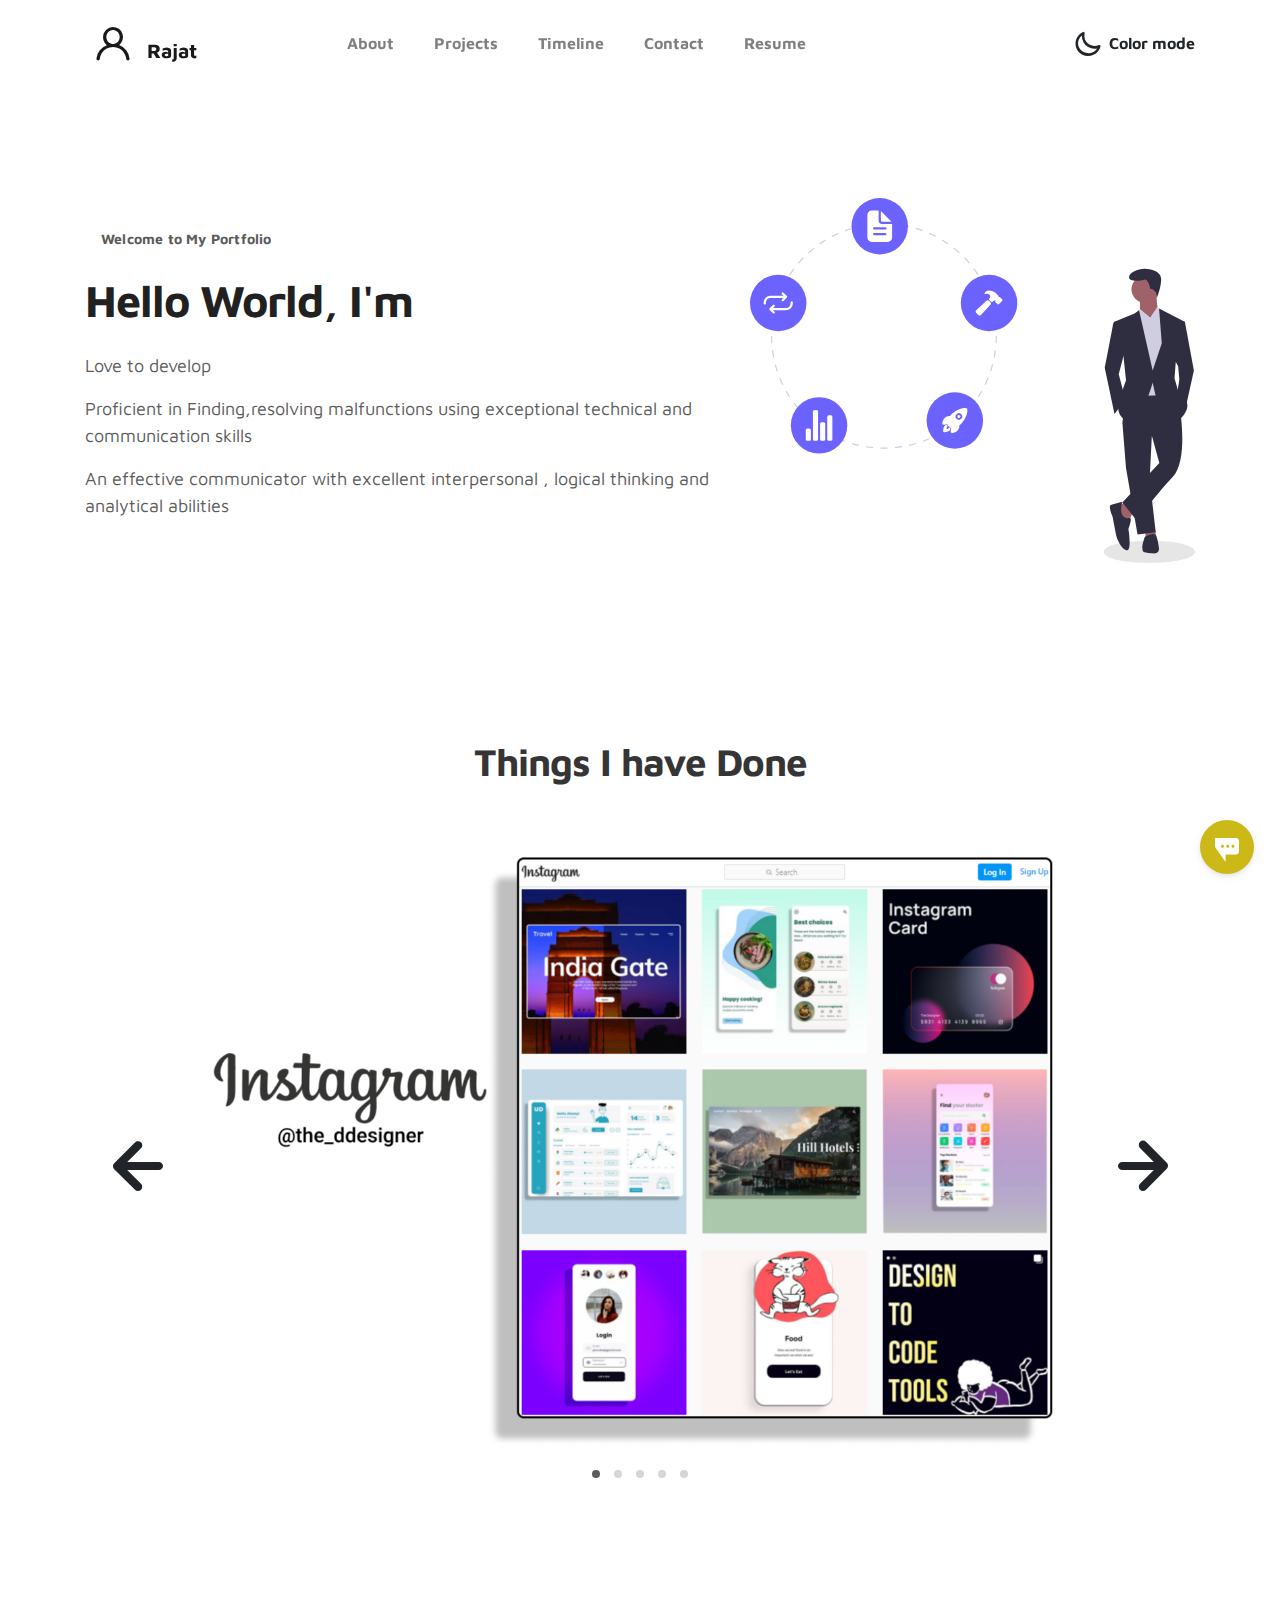
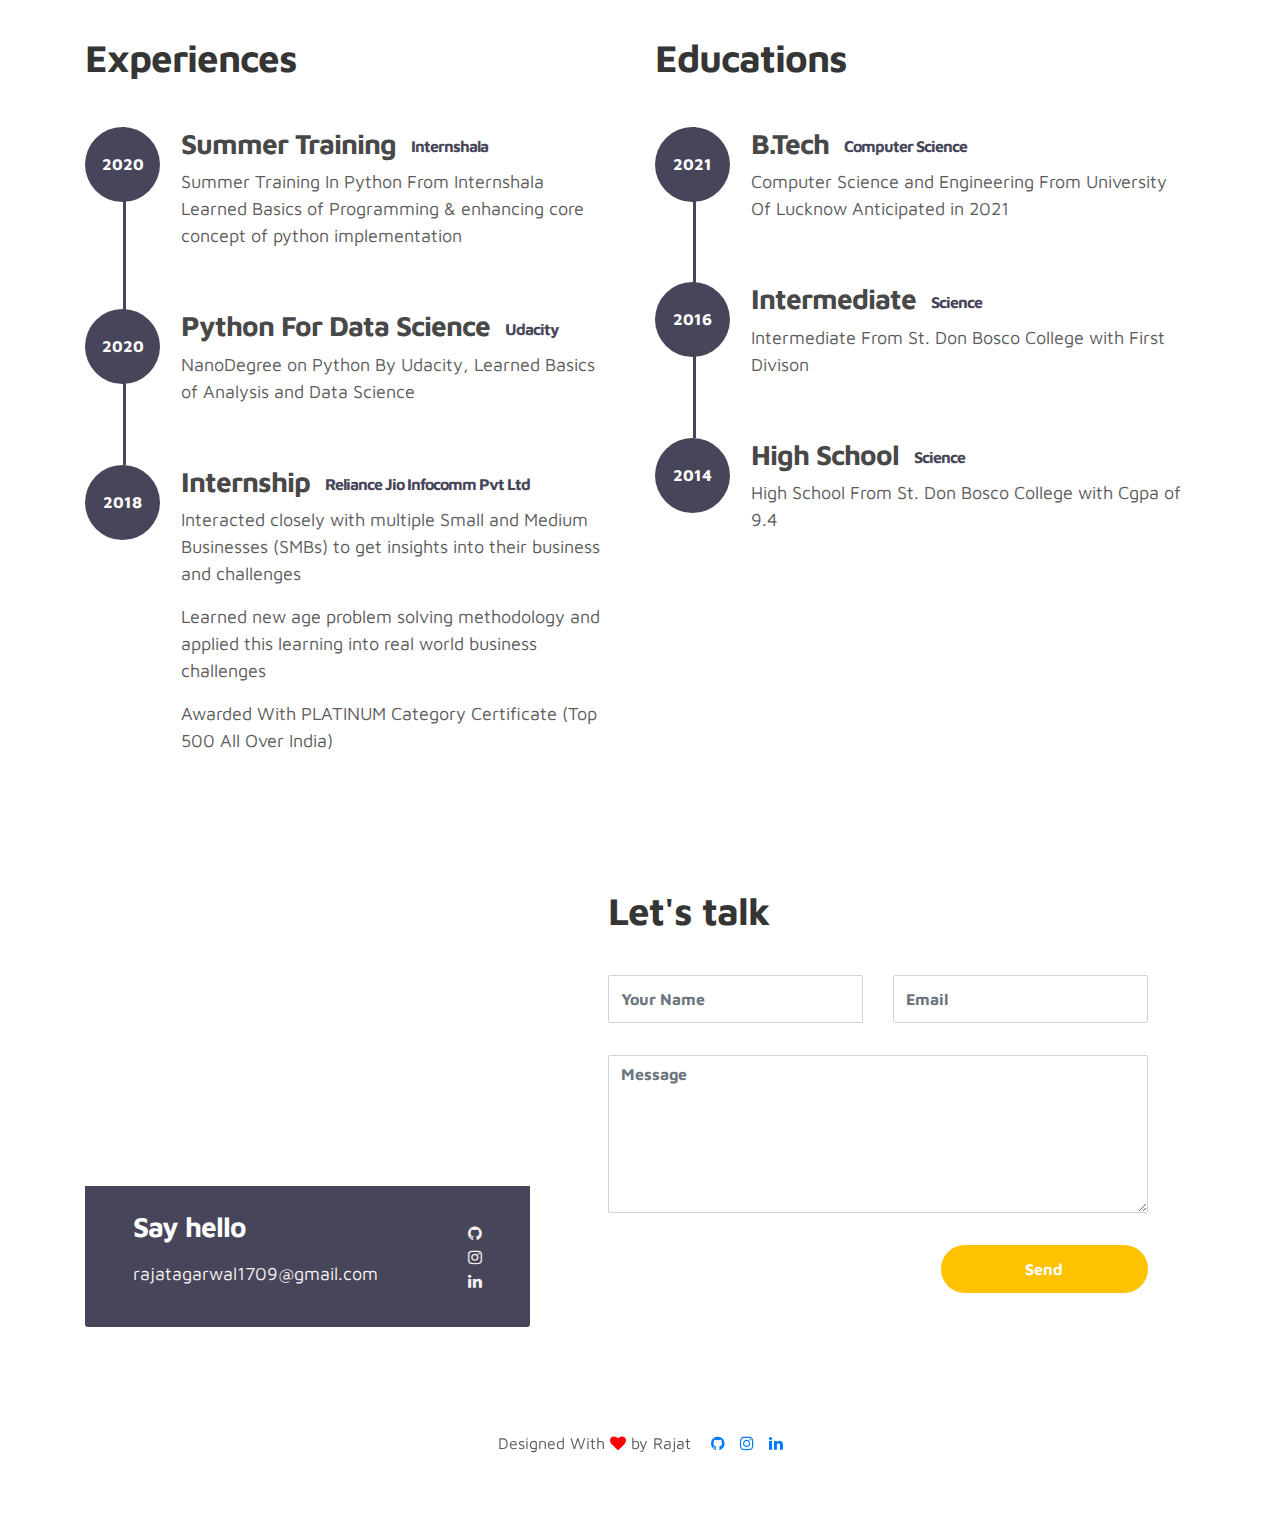
<file: index.html>
<!doctype html>
<html lang="en">
  <head>
    <meta charset="utf-8">
    <meta name="viewport" content="width=device-width, initial-scale=1, shrink-to-fit=no">
    <meta name="description" content="">
    <meta name="author" content="">

    <title>Rajat's Portfolio</title>

    <link rel="stylesheet" href="css/bootstrap.min.css">
    <link rel="stylesheet" href="css/unicons.css">
    <link rel="stylesheet" href="css/owl.carousel.min.css">
    <link rel="stylesheet" href="css/owl.theme.default.min.css">
    <link rel="stylesheet" href="https://cdnjs.cloudflare.com/ajax/libs/font-awesome/4.7.0/css/font-awesome.min.css">

  
    <link rel="stylesheet" href="css/thestyle-style.css">
    

  </head>
  <body>


    <nav class="navbar navbar-expand-sm navbar-light">
        <div class="container">
            <a class="navbar-brand" href="index.html"><i class='uil uil-user'></i> Rajat</a>

            <button class="navbar-toggler" type="button" data-toggle="collapse" data-target="#navbarNav" aria-controls="navbarNav" aria-expanded="false"
                aria-label="Toggle navigation">
                <span class="navbar-toggler-icon"></span>
                <span class="navbar-toggler-icon"></span>
                <span class="navbar-toggler-icon"></span>
            </button>

            <div class="collapse navbar-collapse" id="navbarNav">
                <ul class="navbar-nav mx-auto">
                    <li class="nav-item">
                        <a href="#about" class="nav-link"><span data-hover="About">About</span></a>
                    </li>
                    <li class="nav-item">
                        <a href="#project" class="nav-link"><span data-hover="Projects">Projects</span></a>
                    </li>
                    <li class="nav-item">
                        <a href="#resume" class="nav-link"><span data-hover="Timeline">Timeline</span></a>
                    </li>
                    <li class="nav-item">
                        <a href="#contact" class="nav-link"><span data-hover="Contact">Contact</span></a>
                    </li>
                    <li class="nav-item">
                        <a href="https://drive.google.com/file/d/1KnF-ZpCQ09ZVMRB5yeXt5HRwiycNERiZ/view?usp=sharing" class="nav-link"><span data-hover="Resume">Resume</span></a>
                    </li>
                </ul>

                <ul class="navbar-nav ml-lg-auto">
                    <div class="ml-lg-4">
                      <div class="color-mode d-lg-flex justify-content-center align-items-center">
                        <i class="color-mode-icon"></i>
                        Color mode
                      </div>
                    </div>
                </ul>
            </div>
        </div>
    </nav>

    <!-- ABOUT -->
    <section class="about full-screen d-lg-flex justify-content-center align-items-center" id="about">
        <div class="container">
            <div class="row">
                
                <div class="col-lg-7 col-md-12 col-12 d-flex align-items-center">
                    <div class="about-text">
                        <small class="small-text">Welcome to <span class="mobile-block">My Portfolio </span></small>
                        <h1 class="animated animated-text">
                            <span class="mr-2">Hello World, I'm</span>
                                <div class="animated-info">
                                    <span class="animated-item">Rajat Dalmia</span>
                                    <span class="animated-item">Eng. Student</span>
                                    <span class="animated-item">Software Dev </span>
                                    <span class="animated-item">Ux/Ui Dev </span>
                                  
                                </div>
                        </h1>

                        <p>Love to develop</p>

<p>

Proficient in Finding,resolving malfunctions using exceptional technical and communication skills</p>

<p>An effective communicator with excellent interpersonal , logical thinking and analytical abilities</p>
                        
                        
                    </div>
                </div>

                <div class="col-lg-5 col-md-12 col-12">
                    <div class="about-image svg">
                        <img src="images/undraw/undraw_software_engineer_lvl5.svg" class="img-fluid" alt="svg image">
                    </div>
                </div>

            </div>
        </div>
    </section>

    <!-- PROJECTS -->
    <section class="project py-5" id="project">
        <div class="container">
                
                <div class="row">
                  <div class="col-lg-11 text-center mx-auto col-12">

                      <div class="col-lg-8 mx-auto">
                        <h2>Things I have Done </h2>
                      </div>

                      <div class="owl-carousel owl-theme">
                        <div class="item">
                          <div class="project-info">
                            <img src="images/project/project-image01.png" class="img-fluid" alt="project image">
                          </div>
                        </div>

                        <div class="item">
                          <div class="project-info">
                            <img src="images/project/project-image02.png" class="img-fluid" alt="project image">
                          </div>
                        </div>

                        <div class="item">
                          <div class="project-info">
                            <img src="images/project/project-image03.png" class="img-fluid" alt="project image">
                          </div>
                        </div>

                        <div class="item">
                          <div class="project-info">
                            <img src="images/project/project-image04.png" class="img-fluid" alt="project image">
                          </div>
                        </div>

                        <div class="item">
                          <div class="project-info">
                            <img src="images/project/project-image05.png" class="img-fluid" alt="project image">
                          </div>
                        </div>
                      </div>

                  </div>
                </div>
        </div>
    </section>

    
    <section class="resume py-5 d-lg-flex justify-content-center align-items-center" id="resume">
        <div class="container">
            <div class="row">

                <div class="col-lg-6 col-12">
                  <h2 class="mb-4">Experiences</h2>

                    <div class="timeline">
                        <div class="timeline-wrapper">
                             <div class="timeline-yr">
                                  <span>2020</span>
                             </div>
                             <div class="timeline-info">
                                  <h3><span>Summer Training</span><small>Internshala</small></h3>
                                  <p> Summer Training In Python From Internshala
                                  Learned Basics of Programming & enhancing core concept of python implementation</p>
                             </div>
                        </div>

                        <div class="timeline-wrapper">
                            <div class="timeline-yr">
                                <span>2020</span>
                            </div>
                            <div class="timeline-info">
                                <h3><span>Python For Data Science</span><small>Udacity</small></h3>
                                <p>NanoDegree on Python By Udacity, Learned Basics of Analysis and Data Science </p>
                            </div>
                        </div>

                        <div class="timeline-wrapper">
                            <div class="timeline-yr">
                                <span>2018</span>
                            </div>
                            <div class="timeline-info">
                                <h3><span>Internship</span><small>Reliance Jio Infocomm Pvt Ltd</small></h3>
                                <p>Interacted closely with multiple Small and Medium Businesses (SMBs) to get insights into their business and challenges</p>
                                <p>Learned new age problem solving methodology and applied this learning into real world business challenges
</p><p>Awarded With PLATINUM Category Certificate (Top 500 All Over India)</p>
                            </div>
                        </div>
                        
                       

                    </div>
                </div>

                <div class="col-lg-6 col-12">
                  <h2 class="mb-4 mobile-mt-2">Educations</h2>

                    <div class="timeline">
                        <div class="timeline-wrapper">
                             <div class="timeline-yr">
                                  <span>2021</span>
                             </div>
                             <div class="timeline-info">
                                  <h3><span>B.Tech</span><small>Computer Science</small></h3>
                                  <p>Computer Science and Engineering From University Of Lucknow Anticipated in 2021</p>
                             </div>
                        </div>

                        <div class="timeline-wrapper">
                            <div class="timeline-yr">
                                <span>2016</span>
                            </div>
                            <div class="timeline-info">
                                <h3><span>Intermediate</span><small>Science</small></h3>
                                <p> Intermediate From St. Don Bosco College with First Divison</p>
                            </div>
                        </div>
                        
                        <div class="timeline-wrapper">
                            <div class="timeline-yr">
                                <span>2014</span>
                            </div>
                            <div class="timeline-info">
                                <h3><span>High School</span><small>Science</small></h3>
                                <p>High School From St. Don Bosco College with Cgpa of 9.4</p>
                            </div>
                        </div>

                    </div>
                </div>
                
            </div>
        </div>
    </section>

    
    <section class="contact py-5" id="contact">
      <div class="container">
        <div class="row">
          
          <div class="col-lg-5 mr-lg-5 col-12">
            <div class="google-map w-100">
              <iframe src="https://www.bing.com/maps/embed?h=400&w=500&cp=26.869999999999997~80.96010000000001&lvl=11&typ=d&sty=r&src=SHELL&FORM=MBEDV8" width="400" height="300" frameborder="0" style="border:0" allowfullscreen></iframe>
            </div>

            <div class="contact-info d-flex justify-content-between align-items-center py-4 px-lg-5">
                <div class="contact-info-item">
                  <h3 class="mb-3 text-white">Say hello</h3>
                
                  <p><a href="mailto:hello@company.co">rajatagarwal1709@gmail.com</a></p>
                </div>

                <ul class="social-links">
                	<li><a class="github" href="https://github.com/rajat-1709" data-toggle="tooltip" data-placement="left"><i class="fa fa-github"></i></a></li>
                	<li><a class="instagram" href="https://instagram.com/the_ddesigner" data-toggle="tooltip" data-placement="left"><i class="fa fa-instagram"></i></a></li>
                	<li><a class="linkedin" data-toggle="tooltip" data-placement="left" href="https://linkedin.com/in/rajatdalmia"><i class="fa fa-linkedin"></i></a></li>
                	</li>  
                     
                    
                     
                </ul>
            </div>
          </div>

          <div class="col-lg-6 col-12">
            <div class="contact-form">
              <h2 class="mb-4"> Let's talk</h2>

              <form action="" method="get">
                <div class="row">
                  <div class="col-lg-6 col-12">
                    <input type="text" class="form-control" name="name" placeholder="Your Name" id="name">
                  </div>

                  <div class="col-lg-6 col-12">
                    <input type="email" class="form-control" name="email" placeholder="Email" id="email">
                  </div>

                  <div class="col-12">
                    <textarea name="message" rows="6" class="form-control" id="message" placeholder="Message"></textarea>
                  </div>

                  <div class="ml-lg-auto col-lg-5 col-12">
                   <a href="https://98p4ohc3e1n.typeform.com/to/zuBcB8Bk"> <input type="button"  class="form-control submit-btn" value="Send" ></a>
                  </div>
                </div>
              </form>
            </div>
          </div>

        </div>
      </div>
    </section>
    <a class="typeform-share button" href="https://form.typeform.com/to/zuBcB8Bk?typeform-medium=embed-snippet" data-mode="popover" style="width:54px;height:54px;position:fixed;box-shadow:0px 2px 12px rgba(0, 0, 0, 0.06), 0px 2px 4px rgba(0, 0, 0, 0.08);right:26px;bottom:26px;border-radius:50%;display:flex;align-items:center;justify-content:center;cursor:pointer;background:#CCB918;overflow:hidden;line-height:0;" target="_blank"> <span class="icon"> <svg width='24' height='24' viewBox='0 0 24 24' fill='none' xmlns='http://www.w3.org/2000/svg' style="margin-top:6px;"> <path d='M21 0H0V9L10.5743 24V16.5H21C22.6567 16.5 24 15.1567 24 13.5V3C24 1.34325 22.6567 0 21 0ZM7.5 9.75C6.672 9.75 6 9.07875 6 8.25C6 7.42125 6.672 6.75 7.5 6.75C8.328 6.75 9 7.42125 9 8.25C9 9.07875 8.328 9.75 7.5 9.75ZM12.75 9.75C11.922 9.75 11.25 9.07875 11.25 8.25C11.25 7.42125 11.922 6.75 12.75 6.75C13.578 6.75 14.25 7.42125 14.25 8.25C14.25 9.07875 13.578 9.75 12.75 9.75ZM18 9.75C17.172 9.75 16.5 9.07875 16.5 8.25C16.5 7.42125 17.172 6.75 18 6.75C18.828 6.75 19.5 7.42125 19.5 8.25C19.5 9.07875 18.828 9.75 18 9.75Z' fill='white' /> </svg> </span> </a> <script> (function() { var qs,js,q,s,d=document, gi=d.getElementById, ce=d.createElement, gt=d.getElementsByTagName, id="typef_orm_share", b="https://embed.typeform.com/"; if(!gi.call(d,id)){ js=ce.call(d,"script"); js.id=id; js.src=b+"embed.js"; q=gt.call(d,"script")[0]; q.parentNode.insertBefore(js,q) } })() </script>

   
     <footer class="footer py-5">
          <div class="container">
               <div class="row">

                    <div class="col-lg-12 col-12">                                
                        <p class="copyright-text text-center">Designed With&nbsp<i style="color: red" class="fa fa-heart"></i> by Rajat &nbsp&nbsp
                        <a class="github" href="https://github.com/rajat-1709" data-toggle="tooltip" data-placement="center"><i class="fa fa-github"></i></a></li>
                        &nbsp&nbsp<a class="instagram" href="https://instagram.com/the_ddesigner" data-toggle="tooltip" data-placement="left"><i class="fa fa-instagram"></i></a>
                	&nbsp&nbsp<a class="linkedin" data-toggle="tooltip" data-placement="left" href="https://linkedin.com/in/rajatdalmia"><i class="fa fa-linkedin"></i></a></li>
                	 </p>
                       
                    </div>
                    
               </div>
          </div>
     </footer>

    <script src="js/jquery-3.3.1.min.js"></script>
    <script src="js/popper.min.js"></script>
    <script src="js/bootstrap.min.js"></script>
    <script src="js/Headroom.js"></script>
    <script src="js/jQuery.headroom.js"></script>
    <script src="js/owl.carousel.min.js"></script>
    <script src="js/smoothscroll.js"></script>
    <script src="js/custom.js"></script>

  </body>
</html>
</file>
<file: css/unicons.css>
@font-face {
  font-family: 'unicons';
  src: url('../font/unicons.eot?42479262');
  src: url('../font/unicons.eot?42479262#iefix') format('embedded-opentype'),
       url('../font/unicons.woff2?42479262') format('woff2'),
       url('../font/unicons.woff?42479262') format('woff'),
       url('../font/unicons.ttf?42479262') format('truetype'),
       url('../font/unicons.svg?42479262#unicons') format('svg');
  font-weight: normal;
  font-style: normal;
}
/* Chrome hack: SVG is rendered more smooth in Windozze. 100% magic, uncomment if you need it. */
/* Note, that will break hinting! In other OS-es font will be not as sharp as it could be */
/*
@media screen and (-webkit-min-device-pixel-ratio:0) {
  @font-face {
    font-family: 'unicons';
    src: url('../font/unicons.svg?42479262#unicons') format('svg');
  }
}
*/
 
 [class^="uil-"]:before, [class*=" uil-"]:before {
  font-family: "unicons";
  font-style: normal;
  font-weight: normal;
  speak: none;
 
  display: inline-block;
  text-decoration: inherit;
  width: 1em;
  margin-right: .2em;
  text-align: center;
  /* opacity: .8; */
 
  /* For safety - reset parent styles, that can break glyph codes*/
  font-variant: normal;
  text-transform: none;
 
  /* fix buttons height, for twitter bootstrap */
  line-height: 1em;
 
  /* Animation center compensation - margins should be symmetric */
  /* remove if not needed */
  margin-left: .2em;
 
  /* you can be more comfortable with increased icons size */
  /* font-size: 120%; */
 
  /* Font smoothing. That was taken from TWBS */
  -webkit-font-smoothing: antialiased;
  -moz-osx-font-smoothing: grayscale;
 
  /* Uncomment for 3D effect */
  /* text-shadow: 1px 1px 1px rgba(127, 127, 127, 0.3); */
}
 
.uil-abacus:before { content: '\e800'; } /* '' */
.uil-accessible-icon-alt:before { content: '\e801'; } /* '' */
.uil-adjust-alt:before { content: '\e802'; } /* '' */
.uil-adjust-circle:before { content: '\e803'; } /* '' */
.uil-adjust-half:before { content: '\e804'; } /* '' */
.uil-adjust:before { content: '\e805'; } /* '' */
.uil-airplay:before { content: '\e806'; } /* '' */
.uil-align-alt:before { content: '\e807'; } /* '' */
.uil-align-center-alt:before { content: '\e808'; } /* '' */
.uil-align-center-h:before { content: '\e809'; } /* '' */
.uil-align-center-justify:before { content: '\e80a'; } /* '' */
.uil-align-center-v:before { content: '\e80b'; } /* '' */
.uil-align-center:before { content: '\e80c'; } /* '' */
.uil-align-justify:before { content: '\e80d'; } /* '' */
.uil-align-left-justify:before { content: '\e80e'; } /* '' */
.uil-align-left:before { content: '\e80f'; } /* '' */
.uil-align-letter-right:before { content: '\e810'; } /* '' */
.uil-align-right-justify:before { content: '\e811'; } /* '' */
.uil-align-right:before { content: '\e812'; } /* '' */
.uil-align:before { content: '\e813'; } /* '' */
.uil-ambulance:before { content: '\e814'; } /* '' */
.uil-analysis:before { content: '\e815'; } /* '' */
.uil-analytics:before { content: '\e816'; } /* '' */
.uil-anchor:before { content: '\e817'; } /* '' */
.uil-android-phone-slash:before { content: '\e818'; } /* '' */
.uil-angle-double-down:before { content: '\e819'; } /* '' */
.uil-angle-double-left:before { content: '\e81a'; } /* '' */
.uil-angle-double-right:before { content: '\e81b'; } /* '' */
.uil-angle-double-up:before { content: '\e81c'; } /* '' */
.uil-angle-down:before { content: '\e81d'; } /* '' */
.uil-angle-left:before { content: '\e81e'; } /* '' */
.uil-angle-right-b:before { content: '\e81f'; } /* '' */
.uil-angle-right:before { content: '\e820'; } /* '' */
.uil-angle-up:before { content: '\e821'; } /* '' */
.uil-annoyed-alt:before { content: '\e822'; } /* '' */
.uil-annoyed:before { content: '\e823'; } /* '' */
.uil-apps:before { content: '\e824'; } /* '' */
.uil-archive-alt:before { content: '\e825'; } /* '' */
.uil-archive:before { content: '\e826'; } /* '' */
.uil-arrow-break:before { content: '\e827'; } /* '' */
.uil-arrow-circle-down:before { content: '\e828'; } /* '' */
.uil-arrow-circle-left:before { content: '\e829'; } /* '' */
.uil-arrow-circle-right:before { content: '\e82a'; } /* '' */
.uil-arrow-circle-up:before { content: '\e82b'; } /* '' */
.uil-arrow-compress-h:before { content: '\e82c'; } /* '' */
.uil-arrow-down-left:before { content: '\e82d'; } /* '' */
.uil-arrow-down-right:before { content: '\e82e'; } /* '' */
.uil-arrow-down:before { content: '\e82f'; } /* '' */
.uil-arrow-from-right:before { content: '\e830'; } /* '' */
.uil-arrow-from-top:before { content: '\e831'; } /* '' */
.uil-arrow-growth:before { content: '\e832'; } /* '' */
.uil-arrow-left:before { content: '\e833'; } /* '' */
.uil-arrow-random:before { content: '\e834'; } /* '' */
.uil-arrow-resize-diagonal:before { content: '\e835'; } /* '' */
.uil-arrow-right:before { content: '\e836'; } /* '' */
.uil-arrow-to-bottom:before { content: '\e837'; } /* '' */
.uil-arrow-to-right:before { content: '\e838'; } /* '' */
.uil-arrow-up-left:before { content: '\e839'; } /* '' */
.uil-arrow-up-right:before { content: '\e83a'; } /* '' */
.uil-arrow-up:before { content: '\e83b'; } /* '' */
.uil-arrows-h-alt:before { content: '\e83c'; } /* '' */
.uil-arrows-h:before { content: '\e83d'; } /* '' */
.uil-arrows-left-down:before { content: '\e83e'; } /* '' */
.uil-arrows-maximize:before { content: '\e83f'; } /* '' */
.uil-arrows-merge:before { content: '\e840'; } /* '' */
.uil-arrows-resize-h:before { content: '\e841'; } /* '' */
.uil-arrows-resize-v:before { content: '\e842'; } /* '' */
.uil-arrows-resize:before { content: '\e843'; } /* '' */
.uil-arrows-right-down:before { content: '\e844'; } /* '' */
.uil-arrows-shrink-h:before { content: '\e845'; } /* '' */
.uil-arrows-shrink-v:before { content: '\e846'; } /* '' */
.uil-arrows-up-right:before { content: '\e847'; } /* '' */
.uil-arrows-v-alt:before { content: '\e848'; } /* '' */
.uil-arrows-v:before { content: '\e849'; } /* '' */
.uil-at:before { content: '\e84a'; } /* '' */
.uil-atm-card:before { content: '\e84b'; } /* '' */
.uil-atom:before { content: '\e84c'; } /* '' */
.uil-auto-flash:before { content: '\e84d'; } /* '' */
.uil-award-alt:before { content: '\e84e'; } /* '' */
.uil-award:before { content: '\e84f'; } /* '' */
.uil-baby-carriage:before { content: '\e850'; } /* '' */
.uil-backpack:before { content: '\e851'; } /* '' */
.uil-backspace:before { content: '\e852'; } /* '' */
.uil-backward:before { content: '\e853'; } /* '' */
.uil-bag-alt:before { content: '\e854'; } /* '' */
.uil-bag-slash:before { content: '\e855'; } /* '' */
.uil-bag:before { content: '\e856'; } /* '' */
.uil-ball:before { content: '\e857'; } /* '' */
.uil-ban:before { content: '\e858'; } /* '' */
.uil-bars:before { content: '\e859'; } /* '' */
.uil-basketball-hoop:before { content: '\e85a'; } /* '' */
.uil-basketball:before { content: '\e85b'; } /* '' */
.uil-battery-bolt:before { content: '\e85c'; } /* '' */
.uil-battery-empty:before { content: '\e85d'; } /* '' */
.uil-bed-double:before { content: '\e85e'; } /* '' */
.uil-bed:before { content: '\e85f'; } /* '' */
.uil-bell-school:before { content: '\e860'; } /* '' */
.uil-bell-slash:before { content: '\e861'; } /* '' */
.uil-bill:before { content: '\e862'; } /* '' */
.uil-bitcoin-circle:before { content: '\e863'; } /* '' */
.uil-bitcoin:before { content: '\e864'; } /* '' */
.uil-bluetooth-b:before { content: '\e865'; } /* '' */
.uil-bolt-alt:before { content: '\e866'; } /* '' */
.uil-bolt-slash:before { content: '\e867'; } /* '' */
.uil-bolt:before { content: '\e868'; } /* '' */
.uil-book-alt:before { content: '\e869'; } /* '' */
.uil-book-medical:before { content: '\e86a'; } /* '' */
.uil-book-open:before { content: '\e86b'; } /* '' */
.uil-book-reader:before { content: '\e86c'; } /* '' */
.uil-book:before { content: '\e86d'; } /* '' */
.uil-bookmark-full:before { content: '\e86e'; } /* '' */
.uil-bookmark:before { content: '\e86f'; } /* '' */
.uil-books:before { content: '\e870'; } /* '' */
.uil-boombox:before { content: '\e871'; } /* '' */
.uil-border-alt:before { content: '\e872'; } /* '' */
.uil-border-bottom:before { content: '\e873'; } /* '' */
.uil-border-clear:before { content: '\e874'; } /* '' */
.uil-border-horizontal:before { content: '\e875'; } /* '' */
.uil-border-inner:before { content: '\e876'; } /* '' */
.uil-border-left:before { content: '\e877'; } /* '' */
.uil-border-out:before { content: '\e878'; } /* '' */
.uil-border-right:before { content: '\e879'; } /* '' */
.uil-border-top:before { content: '\e87a'; } /* '' */
.uil-border-vertical:before { content: '\e87b'; } /* '' */
.uil-box:before { content: '\e87c'; } /* '' */
.uil-briefcase-alt:before { content: '\e87d'; } /* '' */
.uil-briefcase:before { content: '\e87e'; } /* '' */
.uil-bright:before { content: '\e87f'; } /* '' */
.uil-brightness-empty:before { content: '\e880'; } /* '' */
.uil-brightness-half:before { content: '\e881'; } /* '' */
.uil-brightness-low:before { content: '\e882'; } /* '' */
.uil-brightness-minus:before { content: '\e883'; } /* '' */
.uil-brightness-plus:before { content: '\e884'; } /* '' */
.uil-brightness:before { content: '\e885'; } /* '' */
.uil-bring-bottom:before { content: '\e886'; } /* '' */
.uil-bring-front:before { content: '\e887'; } /* '' */
.uil-brush-alt:before { content: '\e888'; } /* '' */
.uil-bug:before { content: '\e889'; } /* '' */
.uil-building:before { content: '\e88a'; } /* '' */
.uil-bullseye:before { content: '\e88b'; } /* '' */
.uil-bus-alt:before { content: '\e88c'; } /* '' */
.uil-bus-school:before { content: '\e88d'; } /* '' */
.uil-bus:before { content: '\e88e'; } /* '' */
.uil-calcualtor:before { content: '\e88f'; } /* '' */
.uil-calculator-alt:before { content: '\e890'; } /* '' */
.uil-calendar-alt:before { content: '\e891'; } /* '' */
.uil-calendar-slash:before { content: '\e892'; } /* '' */
.uil-calender:before { content: '\e893'; } /* '' */
.uil-calling:before { content: '\e894'; } /* '' */
.uil-camera-plus:before { content: '\e895'; } /* '' */
.uil-camera-slash:before { content: '\e896'; } /* '' */
.uil-camera:before { content: '\e897'; } /* '' */
.uil-cancel:before { content: '\e898'; } /* '' */
.uil-capsule:before { content: '\e899'; } /* '' */
.uil-capture:before { content: '\e89a'; } /* '' */
.uil-car-sideview:before { content: '\e89b'; } /* '' */
.uil-car-slash:before { content: '\e89c'; } /* '' */
.uil-car-wash:before { content: '\e89d'; } /* '' */
.uil-car:before { content: '\e89e'; } /* '' */
.uil-card-atm:before { content: '\e89f'; } /* '' */
.uil-caret-right:before { content: '\e8a0'; } /* '' */
.uil-cart:before { content: '\e8a1'; } /* '' */
.uil-cell:before { content: '\e8a2'; } /* '' */
.uil-celsius:before { content: '\e8a3'; } /* '' */
.uil-chart-bar-alt:before { content: '\e8a4'; } /* '' */
.uil-chart-bar:before { content: '\e8a5'; } /* '' */
.uil-chart-down:before { content: '\e8a6'; } /* '' */
.uil-chart-growth-alt:before { content: '\e8a7'; } /* '' */
.uil-chart-growth:before { content: '\e8a8'; } /* '' */
.uil-chart-line:before { content: '\e8a9'; } /* '' */
.uil-chart-pie-alt:before { content: '\e8aa'; } /* '' */
.uil-chart-pie:before { content: '\e8ab'; } /* '' */
.uil-chart:before { content: '\e8ac'; } /* '' */
.uil-chat-bubble-user:before { content: '\e8ad'; } /* '' */
.uil-chat-info:before { content: '\e8ae'; } /* '' */
.uil-chat:before { content: '\e8af'; } /* '' */
.uil-check-circle:before { content: '\e8b0'; } /* '' */
.uil-check-square:before { content: '\e8b1'; } /* '' */
.uil-check:before { content: '\e8b2'; } /* '' */
.uil-circle-layer:before { content: '\e8b3'; } /* '' */
.uil-circle:before { content: '\e8b4'; } /* '' */
.uil-circuit:before { content: '\e8b5'; } /* '' */
.uil-clapper-board:before { content: '\e8b6'; } /* '' */
.uil-clipboard-alt:before { content: '\e8b7'; } /* '' */
.uil-clipboard-blank:before { content: '\e8b8'; } /* '' */
.uil-clipboard-notes:before { content: '\e8b9'; } /* '' */
.uil-clipboard:before { content: '\e8ba'; } /* '' */
.uil-clock-eight:before { content: '\e8bb'; } /* '' */
.uil-clock-five:before { content: '\e8bc'; } /* '' */
.uil-clock-nine:before { content: '\e8bd'; } /* '' */
.uil-clock-seven:before { content: '\e8be'; } /* '' */
.uil-clock-ten:before { content: '\e8bf'; } /* '' */
.uil-clock-three:before { content: '\e8c0'; } /* '' */
.uil-clock-two:before { content: '\e8c1'; } /* '' */
.uil-clock:before { content: '\e8c2'; } /* '' */
.uil-closed-captioning:before { content: '\e8c3'; } /* '' */
.uil-cloud-block:before { content: '\e8c4'; } /* '' */
.uil-cloud-bookmark:before { content: '\e8c5'; } /* '' */
.uil-cloud-check:before { content: '\e8c6'; } /* '' */
.uil-cloud-computing:before { content: '\e8c7'; } /* '' */
.uil-cloud-data-connection:before { content: '\e8c8'; } /* '' */
.uil-cloud-database-tree:before { content: '\e8c9'; } /* '' */
.uil-cloud-download:before { content: '\e8ca'; } /* '' */
.uil-cloud-drizzle:before { content: '\e8cb'; } /* '' */
.uil-cloud-exclamation:before { content: '\e8cc'; } /* '' */
.uil-cloud-hail:before { content: '\e8cd'; } /* '' */
.uil-cloud-heart:before { content: '\e8ce'; } /* '' */
.uil-cloud-info:before { content: '\e8cf'; } /* '' */
.uil-cloud-lock:before { content: '\e8d0'; } /* '' */
.uil-cloud-meatball:before { content: '\e8d1'; } /* '' */
.uil-cloud-moon-hail:before { content: '\e8d2'; } /* '' */
.uil-cloud-moon-meatball:before { content: '\e8d3'; } /* '' */
.uil-cloud-moon-rain:before { content: '\e8d4'; } /* '' */
.uil-cloud-moon-showers:before { content: '\e8d5'; } /* '' */
.uil-cloud-moon:before { content: '\e8d6'; } /* '' */
.uil-cloud-question:before { content: '\e8d7'; } /* '' */
.uil-cloud-rain-sun:before { content: '\e8d8'; } /* '' */
.uil-cloud-rain:before { content: '\e8d9'; } /* '' */
.uil-cloud-redo:before { content: '\e8da'; } /* '' */
.uil-cloud-set:before { content: '\e8db'; } /* '' */
.uil-cloud-share:before { content: '\e8dc'; } /* '' */
.uil-cloud-shield:before { content: '\e8dd'; } /* '' */
.uil-cloud-showers-alt:before { content: '\e8de'; } /* '' */
.uil-cloud-showers-heavy:before { content: '\e8df'; } /* '' */
.uil-cloud-showers:before { content: '\e8e0'; } /* '' */
.uil-cloud-slash:before { content: '\e8e1'; } /* '' */
.uil-cloud-sun-hail:before { content: '\e8e2'; } /* '' */
.uil-cloud-sun-meatball:before { content: '\e8e3'; } /* '' */
.uil-cloud-sun-rain-alt:before { content: '\e8e4'; } /* '' */
.uil-cloud-sun-rain:before { content: '\e8e5'; } /* '' */
.uil-cloud-sun-tear:before { content: '\e8e6'; } /* '' */
.uil-cloud-sun:before { content: '\e8e7'; } /* '' */
.uil-cloud-times:before { content: '\e8e8'; } /* '' */
.uil-cloud-unlock:before { content: '\e8e9'; } /* '' */
.uil-cloud-upload:before { content: '\e8ea'; } /* '' */
.uil-cloud-wifi:before { content: '\e8eb'; } /* '' */
.uil-cloud-wind:before { content: '\e8ec'; } /* '' */
.uil-cloud:before { content: '\e8ed'; } /* '' */
.uil-clouds:before { content: '\e8ee'; } /* '' */
.uil-club:before { content: '\e8ef'; } /* '' */
.uil-code:before { content: '\e8f0'; } /* '' */
.uil-coffee:before { content: '\e8f1'; } /* '' */
.uil-cog:before { content: '\e8f2'; } /* '' */
.uil-coins:before { content: '\e8f3'; } /* '' */
.uil-columns:before { content: '\e8f4'; } /* '' */
.uil-comment-alt-block:before { content: '\e8f5'; } /* '' */
.uil-comment-alt-chart-lines:before { content: '\e8f6'; } /* '' */
.uil-comment-alt-check:before { content: '\e8f7'; } /* '' */
.uil-comment-alt-dots:before { content: '\e8f8'; } /* '' */
.uil-comment-alt-download:before { content: '\e8f9'; } /* '' */
.uil-comment-alt-edit:before { content: '\e8fa'; } /* '' */
.uil-comment-alt-exclamation:before { content: '\e8fb'; } /* '' */
.uil-comment-alt-heart:before { content: '\e8fc'; } /* '' */
.uil-comment-alt-image:before { content: '\e8fd'; } /* '' */
.uil-comment-alt-info:before { content: '\e8fe'; } /* '' */
.uil-comment-alt-lines:before { content: '\e8ff'; } /* '' */
.uil-comment-alt-lock:before { content: '\e900'; } /* '' */
.uil-comment-alt-medical:before { content: '\e901'; } /* '' */
.uil-comment-alt-message:before { content: '\e902'; } /* '' */
.uil-comment-alt-notes:before { content: '\e903'; } /* '' */
.uil-comment-alt-plus:before { content: '\e904'; } /* '' */
.uil-comment-alt-question:before { content: '\e905'; } /* '' */
.uil-comment-alt-redo:before { content: '\e906'; } /* '' */
.uil-comment-alt-search:before { content: '\e907'; } /* '' */
.uil-comment-alt-share:before { content: '\e908'; } /* '' */
.uil-comment-alt-shield:before { content: '\e909'; } /* '' */
.uil-comment-alt-upload:before { content: '\e90a'; } /* '' */
.uil-comment-alt-verify:before { content: '\e90b'; } /* '' */
.uil-comment-alt:before { content: '\e90c'; } /* '' */
.uil-comment-block:before { content: '\e90d'; } /* '' */
.uil-comment-chart-line:before { content: '\e90e'; } /* '' */
.uil-comment-check:before { content: '\e90f'; } /* '' */
.uil-comment-dots:before { content: '\e910'; } /* '' */
.uil-comment-download:before { content: '\e911'; } /* '' */
.uil-comment-edit:before { content: '\e912'; } /* '' */
.uil-comment-exclamation:before { content: '\e913'; } /* '' */
.uil-comment-heart:before { content: '\e914'; } /* '' */
.uil-comment-image:before { content: '\e915'; } /* '' */
.uil-comment-info-alt:before { content: '\e916'; } /* '' */
.uil-comment-info:before { content: '\e917'; } /* '' */
.uil-comment-lines:before { content: '\e918'; } /* '' */
.uil-comment-lock:before { content: '\e919'; } /* '' */
.uil-comment-medical:before { content: '\e91a'; } /* '' */
.uil-comment-message:before { content: '\e91b'; } /* '' */
.uil-comment-notes:before { content: '\e91c'; } /* '' */
.uil-comment-plus:before { content: '\e91d'; } /* '' */
.uil-comment-question:before { content: '\e91e'; } /* '' */
.uil-comment-redo:before { content: '\e91f'; } /* '' */
.uil-comment-search:before { content: '\e920'; } /* '' */
.uil-comment-share:before { content: '\e921'; } /* '' */
.uil-comment-shield:before { content: '\e922'; } /* '' */
.uil-comment-slash:before { content: '\e923'; } /* '' */
.uil-comment-upload:before { content: '\e924'; } /* '' */
.uil-comment-verify:before { content: '\e925'; } /* '' */
.uil-comment:before { content: '\e926'; } /* '' */
.uil-comments-alt:before { content: '\e927'; } /* '' */
.uil-comments:before { content: '\e928'; } /* '' */
.uil-commnet-alt-slash:before { content: '\e929'; } /* '' */
.uil-compact-disc:before { content: '\e92a'; } /* '' */
.uil-compass:before { content: '\e92b'; } /* '' */
.uil-compress-alt-left:before { content: '\e92c'; } /* '' */
.uil-compress-alt:before { content: '\e92d'; } /* '' */
.uil-compress-arrows:before { content: '\e92e'; } /* '' */
.uil-compress-lines:before { content: '\e92f'; } /* '' */
.uil-compress-point:before { content: '\e930'; } /* '' */
.uil-compress-v:before { content: '\e931'; } /* '' */
.uil-compress:before { content: '\e932'; } /* '' */
.uil-computer-mouse:before { content: '\e933'; } /* '' */
.uil-confused:before { content: '\e934'; } /* '' */
.uil-constructor:before { content: '\e935'; } /* '' */
.uil-copy-alt:before { content: '\e936'; } /* '' */
.uil-copy-landscape:before { content: '\e937'; } /* '' */
.uil-copy:before { content: '\e938'; } /* '' */
.uil-copyright:before { content: '\e939'; } /* '' */
.uil-corner-down-left:before { content: '\e93a'; } /* '' */
.uil-corner-down-right-alt:before { content: '\e93b'; } /* '' */
.uil-corner-down-right:before { content: '\e93c'; } /* '' */
.uil-corner-left-down:before { content: '\e93d'; } /* '' */
.uil-corner-right-down:before { content: '\e93e'; } /* '' */
.uil-corner-up-left-alt:before { content: '\e93f'; } /* '' */
.uil-corner-up-left:before { content: '\e940'; } /* '' */
.uil-corner-up-right-alt:before { content: '\e941'; } /* '' */
.uil-corner-up-right:before { content: '\e942'; } /* '' */
.uil-creative-commons-pd-alt:before { content: '\e943'; } /* '' */
.uil-creative-commons-pd:before { content: '\e944'; } /* '' */
.uil-crockery:before { content: '\e945'; } /* '' */
.uil-crop-alt-rotate-left:before { content: '\e946'; } /* '' */
.uil-crop-alt-rotate-right:before { content: '\e947'; } /* '' */
.uil-crop-alt:before { content: '\e948'; } /* '' */
.uil-crosshair-alt:before { content: '\e949'; } /* '' */
.uil-crosshair:before { content: '\e94a'; } /* '' */
.uil-crosshairs:before { content: '\e94b'; } /* '' */
.uil-cube:before { content: '\e94c'; } /* '' */
.uil-data-sharing:before { content: '\e94d'; } /* '' */
.uil-database-alt:before { content: '\e94e'; } /* '' */
.uil-database:before { content: '\e94f'; } /* '' */
.uil-desert:before { content: '\e950'; } /* '' */
.uil-desktop-alt-slash:before { content: '\e951'; } /* '' */
.uil-desktop-alt:before { content: '\e952'; } /* '' */
.uil-desktop-cloud-alt:before { content: '\e953'; } /* '' */
.uil-desktop-slash:before { content: '\e954'; } /* '' */
.uil-desktop:before { content: '\e955'; } /* '' */
.uil-dialpad-alt:before { content: '\e956'; } /* '' */
.uil-dialpad:before { content: '\e957'; } /* '' */
.uil-diamond:before { content: '\e958'; } /* '' */
.uil-diary-alt:before { content: '\e959'; } /* '' */
.uil-diary:before { content: '\e95a'; } /* '' */
.uil-dice-five:before { content: '\e95b'; } /* '' */
.uil-dice-four:before { content: '\e95c'; } /* '' */
.uil-dice-one:before { content: '\e95d'; } /* '' */
.uil-dice-six:before { content: '\e95e'; } /* '' */
.uil-dice-three:before { content: '\e95f'; } /* '' */
.uil-dice-two:before { content: '\e960'; } /* '' */
.uil-direction:before { content: '\e961'; } /* '' */
.uil-directions:before { content: '\e962'; } /* '' */
.uil-dizzy-meh:before { content: '\e963'; } /* '' */
.uil-dna:before { content: '\e964'; } /* '' */
.uil-document-layout-center:before { content: '\e965'; } /* '' */
.uil-document-layout-left:before { content: '\e966'; } /* '' */
.uil-document-layout-right:before { content: '\e967'; } /* '' */
.uil-document:before { content: '\e968'; } /* '' */
.uil-dollar-alt:before { content: '\e969'; } /* '' */
.uil-dollar-sign-alt:before { content: '\e96a'; } /* '' */
.uil-dollar-sign:before { content: '\e96b'; } /* '' */
.uil-down-arrow:before { content: '\e96c'; } /* '' */
.uil-download-alt:before { content: '\e96d'; } /* '' */
.uil-dribbble:before { content: '\e96e'; } /* '' */
.uil-drill:before { content: '\e96f'; } /* '' */
.uil-dropbox:before { content: '\e970'; } /* '' */
.uil-dumbbell:before { content: '\e971'; } /* '' */
.uil-edit-alt:before { content: '\e972'; } /* '' */
.uil-edit:before { content: '\e973'; } /* '' */
.uil-ellipsis-h:before { content: '\e974'; } /* '' */
.uil-ellipsis-v:before { content: '\e975'; } /* '' */
.uil-emoji:before { content: '\e976'; } /* '' */
.uil-enter:before { content: '\e977'; } /* '' */
.uil-entry:before { content: '\e978'; } /* '' */
.uil-envelope-add:before { content: '\e979'; } /* '' */
.uil-envelope-alt:before { content: '\e97a'; } /* '' */
.uil-envelope-block:before { content: '\e97b'; } /* '' */
.uil-envelope-bookmark:before { content: '\e97c'; } /* '' */
.uil-envelope-check:before { content: '\e97d'; } /* '' */
.uil-envelope-download-alt:before { content: '\e97e'; } /* '' */
.uil-envelope-download:before { content: '\e97f'; } /* '' */
.uil-envelope-edit:before { content: '\e980'; } /* '' */
.uil-envelope-exclamation:before { content: '\e981'; } /* '' */
.uil-envelope-heart:before { content: '\e982'; } /* '' */
.uil-envelope-info:before { content: '\e983'; } /* '' */
.uil-envelope-lock:before { content: '\e984'; } /* '' */
.uil-envelope-minus:before { content: '\e985'; } /* '' */
.uil-envelope-open:before { content: '\e986'; } /* '' */
.uil-envelope-question:before { content: '\e987'; } /* '' */
.uil-envelope-receive:before { content: '\e988'; } /* '' */
.uil-envelope-redo:before { content: '\e989'; } /* '' */
.uil-envelope-search:before { content: '\e98a'; } /* '' */
.uil-envelope-send:before { content: '\e98b'; } /* '' */
.uil-envelope-share:before { content: '\e98c'; } /* '' */
.uil-envelope-shield:before { content: '\e98d'; } /* '' */
.uil-envelope-star:before { content: '\e98e'; } /* '' */
.uil-envelope-times:before { content: '\e98f'; } /* '' */
.uil-envelope-upload-alt:before { content: '\e990'; } /* '' */
.uil-envelope-upload:before { content: '\e991'; } /* '' */
.uil-envelope:before { content: '\e992'; } /* '' */
.uil-envelopes:before { content: '\e993'; } /* '' */
.uil-equal-circle:before { content: '\e994'; } /* '' */
.uil-euro-circle:before { content: '\e995'; } /* '' */
.uil-euro:before { content: '\e996'; } /* '' */
.uil-exchange-alt:before { content: '\e997'; } /* '' */
.uil-exchange:before { content: '\e998'; } /* '' */
.uil-exclamation-circle:before { content: '\e999'; } /* '' */
.uil-exclamation-octagon:before { content: '\e99a'; } /* '' */
.uil-exclamation-triangle:before { content: '\e99b'; } /* '' */
.uil-exclude:before { content: '\e99c'; } /* '' */
.uil-exit:before { content: '\e99d'; } /* '' */
.uil-expand-alt:before { content: '\e99e'; } /* '' */
.uil-expand-arrows-alt:before { content: '\e99f'; } /* '' */
.uil-expand-arrows:before { content: '\e9a0'; } /* '' */
.uil-expand-from-corner:before { content: '\e9a1'; } /* '' */
.uil-expand-left:before { content: '\e9a2'; } /* '' */
.uil-export:before { content: '\e9a3'; } /* '' */
.uil-exposure-alt:before { content: '\e9a4'; } /* '' */
.uil-exposure-increase:before { content: '\e9a5'; } /* '' */
.uil-external-link-alt:before { content: '\e9a6'; } /* '' */
.uil-eye-slash:before { content: '\e9a7'; } /* '' */
.uil-eye:before { content: '\e9a8'; } /* '' */
.uil-facebook:before { content: '\e9a9'; } /* '' */
.uil-fahrenheit:before { content: '\e9aa'; } /* '' */
.uil-fast-mail-alt:before { content: '\e9ab'; } /* '' */
.uil-fast-mail:before { content: '\e9ac'; } /* '' */
.uil-favorite:before { content: '\e9ad'; } /* '' */
.uil-feedback:before { content: '\e9ae'; } /* '' */
.uil-file-alt:before { content: '\e9af'; } /* '' */
.uil-file-blank:before { content: '\e9b0'; } /* '' */
.uil-file-block-alt:before { content: '\e9b1'; } /* '' */
.uil-file-bookmark-alt:before { content: '\e9b2'; } /* '' */
.uil-file-check-alt:before { content: '\e9b3'; } /* '' */
.uil-file-check:before { content: '\e9b4'; } /* '' */
.uil-file-contract-dollar:before { content: '\e9b5'; } /* '' */
.uil-file-copy-alt:before { content: '\e9b6'; } /* '' */
.uil-file-download-alt:before { content: '\e9b7'; } /* '' */
.uil-file-download:before { content: '\e9b8'; } /* '' */
.uil-file-edit-alt:before { content: '\e9b9'; } /* '' */
.uil-file-exclamation-alt:before { content: '\e9ba'; } /* '' */
.uil-file-exclamation:before { content: '\e9bb'; } /* '' */
.uil-file-heart:before { content: '\e9bc'; } /* '' */
.uil-file-info-alt:before { content: '\e9bd'; } /* '' */
.uil-file-landscape-alt:before { content: '\e9be'; } /* '' */
.uil-file-landscape:before { content: '\e9bf'; } /* '' */
.uil-file-lanscape-slash:before { content: '\e9c0'; } /* '' */
.uil-file-lock-alt:before { content: '\e9c1'; } /* '' */
.uil-file-medical-alt:before { content: '\e9c2'; } /* '' */
.uil-file-medical:before { content: '\e9c3'; } /* '' */
.uil-file-minus-alt:before { content: '\e9c4'; } /* '' */
.uil-file-minus:before { content: '\e9c5'; } /* '' */
.uil-file-network:before { content: '\e9c6'; } /* '' */
.uil-file-plus-alt:before { content: '\e9c7'; } /* '' */
.uil-file-plus:before { content: '\e9c8'; } /* '' */
.uil-file-question-alt:before { content: '\e9c9'; } /* '' */
.uil-file-question:before { content: '\e9ca'; } /* '' */
.uil-file-redo-alt:before { content: '\e9cb'; } /* '' */
.uil-file-search-alt:before { content: '\e9cc'; } /* '' */
.uil-file-share-alt:before { content: '\e9cd'; } /* '' */
.uil-file-shield-alt:before { content: '\e9ce'; } /* '' */
.uil-file-slash:before { content: '\e9cf'; } /* '' */
.uil-file-times-alt:before { content: '\e9d0'; } /* '' */
.uil-file-times:before { content: '\e9d1'; } /* '' */
.uil-file-upload-alt:before { content: '\e9d2'; } /* '' */
.uil-file-upload:before { content: '\e9d3'; } /* '' */
.uil-file:before { content: '\e9d4'; } /* '' */
.uil-files-landscapes-alt:before { content: '\e9d5'; } /* '' */
.uil-files-landscapes:before { content: '\e9d6'; } /* '' */
.uil-film:before { content: '\e9d7'; } /* '' */
.uil-filter-slash:before { content: '\e9d8'; } /* '' */
.uil-filter:before { content: '\e9d9'; } /* '' */
.uil-flask-potion:before { content: '\e9da'; } /* '' */
.uil-flask:before { content: '\e9db'; } /* '' */
.uil-flip-h-alt:before { content: '\e9dc'; } /* '' */
.uil-flip-h:before { content: '\e9dd'; } /* '' */
.uil-flip-v-alt:before { content: '\e9de'; } /* '' */
.uil-flip-v:before { content: '\e9df'; } /* '' */
.uil-flower:before { content: '\e9e0'; } /* '' */
.uil-focus-add:before { content: '\e9e1'; } /* '' */
.uil-focus-target:before { content: '\e9e2'; } /* '' */
.uil-focus:before { content: '\e9e3'; } /* '' */
.uil-folder-check:before { content: '\e9e4'; } /* '' */
.uil-folder-download:before { content: '\e9e5'; } /* '' */
.uil-folder-exclamation:before { content: '\e9e6'; } /* '' */
.uil-folder-heart:before { content: '\e9e7'; } /* '' */
.uil-folder-info:before { content: '\e9e8'; } /* '' */
.uil-folder-lock:before { content: '\e9e9'; } /* '' */
.uil-folder-medical:before { content: '\e9ea'; } /* '' */
.uil-folder-minus:before { content: '\e9eb'; } /* '' */
.uil-folder-network:before { content: '\e9ec'; } /* '' */
.uil-folder-plus:before { content: '\e9ed'; } /* '' */
.uil-folder-question:before { content: '\e9ee'; } /* '' */
.uil-folder-slash:before { content: '\e9ef'; } /* '' */
.uil-folder-times:before { content: '\e9f0'; } /* '' */
.uil-folder-upload:before { content: '\e9f1'; } /* '' */
.uil-folder:before { content: '\e9f2'; } /* '' */
.uil-food:before { content: '\e9f3'; } /* '' */
.uil-football-american:before { content: '\e9f4'; } /* '' */
.uil-football-ball:before { content: '\e9f5'; } /* '' */
.uil-football:before { content: '\e9f6'; } /* '' */
.uil-forecastcloud-moon-tear:before { content: '\e9f7'; } /* '' */
.uil-forwaded-call:before { content: '\e9f8'; } /* '' */
.uil-forward:before { content: '\e9f9'; } /* '' */
.uil-frown:before { content: '\e9fa'; } /* '' */
.uil-game-structure:before { content: '\e9fb'; } /* '' */
.uil-game:before { content: '\e9fc'; } /* '' */
.uil-gift:before { content: '\e9fd'; } /* '' */
.uil-glass-martini-alt-slash:before { content: '\e9fe'; } /* '' */
.uil-glass-martini-alt:before { content: '\e9ff'; } /* '' */
.uil-glass-martini:before { content: '\ea00'; } /* '' */
.uil-glass-tea:before { content: '\ea01'; } /* '' */
.uil-glass:before { content: '\ea02'; } /* '' */
.uil-globe:before { content: '\ea03'; } /* '' */
.uil-gold:before { content: '\ea04'; } /* '' */
.uil-google-drive:before { content: '\ea05'; } /* '' */
.uil-graduation-hat:before { content: '\ea06'; } /* '' */
.uil-graph-bar:before { content: '\ea07'; } /* '' */
.uil-grid:before { content: '\ea08'; } /* '' */
.uil-grids:before { content: '\ea09'; } /* '' */
.uil-grin-tongue-wink-alt:before { content: '\ea0a'; } /* '' */
.uil-grin-tongue-wink:before { content: '\ea0b'; } /* '' */
.uil-grin:before { content: '\ea0c'; } /* '' */
.uil-grip-horizontal-line:before { content: '\ea0d'; } /* '' */
.uil-hdd:before { content: '\ea0e'; } /* '' */
.uil-headphones-alt:before { content: '\ea0f'; } /* '' */
.uil-headphones:before { content: '\ea10'; } /* '' */
.uil-heart-alt:before { content: '\ea11'; } /* '' */
.uil-heart-medical:before { content: '\ea12'; } /* '' */
.uil-heart-rate:before { content: '\ea13'; } /* '' */
.uil-heart-sign:before { content: '\ea14'; } /* '' */
.uil-heart:before { content: '\ea15'; } /* '' */
.uil-heartbeat:before { content: '\ea16'; } /* '' */
.uil-history-alt:before { content: '\ea17'; } /* '' */
.uil-history:before { content: '\ea18'; } /* '' */
.uil-home-alt:before { content: '\ea19'; } /* '' */
.uil-home:before { content: '\ea1a'; } /* '' */
.uil-horizontal-align-center:before { content: '\ea1b'; } /* '' */
.uil-horizontal-align-left:before { content: '\ea1c'; } /* '' */
.uil-horizontal-align-right:before { content: '\ea1d'; } /* '' */
.uil-horizontal-distribution-center:before { content: '\ea1e'; } /* '' */
.uil-horizontal-distribution-left:before { content: '\ea1f'; } /* '' */
.uil-horizontal-distribution-right:before { content: '\ea20'; } /* '' */
.uil-hunting:before { content: '\ea21'; } /* '' */
.uil-image-alt-slash:before { content: '\ea22'; } /* '' */
.uil-image-block:before { content: '\ea23'; } /* '' */
.uil-image-broken:before { content: '\ea24'; } /* '' */
.uil-image-check:before { content: '\ea25'; } /* '' */
.uil-image-download:before { content: '\ea26'; } /* '' */
.uil-image-edit:before { content: '\ea27'; } /* '' */
.uil-image-lock:before { content: '\ea28'; } /* '' */
.uil-image-minus:before { content: '\ea29'; } /* '' */
.uil-image-plus:before { content: '\ea2a'; } /* '' */
.uil-image-question:before { content: '\ea2b'; } /* '' */
.uil-image-redo:before { content: '\ea2c'; } /* '' */
.uil-image-resize-landscape:before { content: '\ea2d'; } /* '' */
.uil-image-resize-square:before { content: '\ea2e'; } /* '' */
.uil-image-search:before { content: '\ea2f'; } /* '' */
.uil-image-share:before { content: '\ea30'; } /* '' */
.uil-image-shield:before { content: '\ea31'; } /* '' */
.uil-image-slash:before { content: '\ea32'; } /* '' */
.uil-image-times:before { content: '\ea33'; } /* '' */
.uil-image-upload:before { content: '\ea34'; } /* '' */
.uil-image-v:before { content: '\ea35'; } /* '' */
.uil-image:before { content: '\ea36'; } /* '' */
.uil-images:before { content: '\ea37'; } /* '' */
.uil-incoming-call:before { content: '\ea38'; } /* '' */
.uil-info-circle:before { content: '\ea39'; } /* '' */
.uil-instagram:before { content: '\ea3a'; } /* '' */
.uil-invoice:before { content: '\ea3b'; } /* '' */
.uil-jackhammer:before { content: '\ea3c'; } /* '' */
.uil-kayak:before { content: '\ea3d'; } /* '' */
.uil-key-skeleton-alt:before { content: '\ea3e'; } /* '' */
.uil-key-skeleton:before { content: '\ea3f'; } /* '' */
.uil-keyboard-alt:before { content: '\ea40'; } /* '' */
.uil-keyboard-hide:before { content: '\ea41'; } /* '' */
.uil-keyboard-show:before { content: '\ea42'; } /* '' */
.uil-keyboard:before { content: '\ea43'; } /* '' */
.uil-keyhole-circle:before { content: '\ea44'; } /* '' */
.uil-keyhole-square-full:before { content: '\ea45'; } /* '' */
.uil-keyhole-square:before { content: '\ea46'; } /* '' */
.uil-kid:before { content: '\ea47'; } /* '' */
.uil-label-alt:before { content: '\ea48'; } /* '' */
.uil-label:before { content: '\ea49'; } /* '' */
.uil-lamp:before { content: '\ea4a'; } /* '' */
.uil-laptop-cloud:before { content: '\ea4b'; } /* '' */
.uil-laptop:before { content: '\ea4c'; } /* '' */
.uil-laughing:before { content: '\ea4d'; } /* '' */
.uil-layer-group-slash:before { content: '\ea4e'; } /* '' */
.uil-layer-group:before { content: '\ea4f'; } /* '' */
.uil-layers-alt:before { content: '\ea50'; } /* '' */
.uil-layers-slash:before { content: '\ea51'; } /* '' */
.uil-layers:before { content: '\ea52'; } /* '' */
.uil-left-arrow-from-left:before { content: '\ea53'; } /* '' */
.uil-left-arrow-to-left:before { content: '\ea54'; } /* '' */
.uil-left-indent-alt:before { content: '\ea55'; } /* '' */
.uil-left-indent:before { content: '\ea56'; } /* '' */
.uil-life-ring:before { content: '\ea57'; } /* '' */
.uil-lightbulb-alt:before { content: '\ea58'; } /* '' */
.uil-lightbulb:before { content: '\ea59'; } /* '' */
.uil-line-alt:before { content: '\ea5a'; } /* '' */
.uil-line-spacing:before { content: '\ea5b'; } /* '' */
.uil-link-alt:before { content: '\ea5c'; } /* '' */
.uil-link-broken:before { content: '\ea5d'; } /* '' */
.uil-link-h:before { content: '\ea5e'; } /* '' */
.uil-link:before { content: '\ea5f'; } /* '' */
.uil-list-ui-alt:before { content: '\ea60'; } /* '' */
.uil-list-ul:before { content: '\ea61'; } /* '' */
.uil-location-arrow-alt:before { content: '\ea62'; } /* '' */
.uil-location-arrow:before { content: '\ea63'; } /* '' */
.uil-location-pin-alt:before { content: '\ea64'; } /* '' */
.uil-location-point:before { content: '\ea65'; } /* '' */
.uil-location:before { content: '\ea66'; } /* '' */
.uil-lock-access:before { content: '\ea67'; } /* '' */
.uil-lock-alt:before { content: '\ea68'; } /* '' */
.uil-lock-open-alt:before { content: '\ea69'; } /* '' */
.uil-lock-slash:before { content: '\ea6a'; } /* '' */
.uil-lock:before { content: '\ea6b'; } /* '' */
.uil-mailbox-alt:before { content: '\ea6c'; } /* '' */
.uil-mailbox:before { content: '\ea6d'; } /* '' */
.uil-map-marker-alt:before { content: '\ea6e'; } /* '' */
.uil-map-marker-edit:before { content: '\ea6f'; } /* '' */
.uil-map-marker-info:before { content: '\ea70'; } /* '' */
.uil-map-marker-minus:before { content: '\ea71'; } /* '' */
.uil-map-marker-plus:before { content: '\ea72'; } /* '' */
.uil-map-marker-question:before { content: '\ea73'; } /* '' */
.uil-map-marker-shield:before { content: '\ea74'; } /* '' */
.uil-map-marker-slash:before { content: '\ea75'; } /* '' */
.uil-map-marker:before { content: '\ea76'; } /* '' */
.uil-map-pin-alt:before { content: '\ea77'; } /* '' */
.uil-map-pin:before { content: '\ea78'; } /* '' */
.uil-map:before { content: '\ea79'; } /* '' */
.uil-mars:before { content: '\ea7a'; } /* '' */
.uil-maximize-left:before { content: '\ea7b'; } /* '' */
.uil-medal:before { content: '\ea7c'; } /* '' */
.uil-medical-drip:before { content: '\ea7d'; } /* '' */
.uil-medical-square-full:before { content: '\ea7e'; } /* '' */
.uil-medical-square:before { content: '\ea7f'; } /* '' */
.uil-medical:before { content: '\ea80'; } /* '' */
.uil-medkit:before { content: '\ea81'; } /* '' */
.uil-meeting-board:before { content: '\ea82'; } /* '' */
.uil-meh-alt:before { content: '\ea83'; } /* '' */
.uil-meh-closed-eye:before { content: '\ea84'; } /* '' */
.uil-meh:before { content: '\ea85'; } /* '' */
.uil-message:before { content: '\ea86'; } /* '' */
.uil-microphone-slash:before { content: '\ea87'; } /* '' */
.uil-microphone:before { content: '\ea88'; } /* '' */
.uil-minus-circle:before { content: '\ea89'; } /* '' */
.uil-minus-path:before { content: '\ea8a'; } /* '' */
.uil-minus-square-full:before { content: '\ea8b'; } /* '' */
.uil-minus-square:before { content: '\ea8c'; } /* '' */
.uil-minus:before { content: '\ea8d'; } /* '' */
.uil-missed-call:before { content: '\ea8e'; } /* '' */
.uil-mobey-bill-slash:before { content: '\ea8f'; } /* '' */
.uil-mobile-android-alt:before { content: '\ea90'; } /* '' */
.uil-mobile-android:before { content: '\ea91'; } /* '' */
.uil-mobile-vibrate:before { content: '\ea92'; } /* '' */
.uil-modem:before { content: '\ea93'; } /* '' */
.uil-money-bill-stack:before { content: '\ea94'; } /* '' */
.uil-money-bill:before { content: '\ea95'; } /* '' */
.uil-money-insert:before { content: '\ea96'; } /* '' */
.uil-money-stack:before { content: '\ea97'; } /* '' */
.uil-money-withdraw:before { content: '\ea98'; } /* '' */
.uil-money-withdrawal:before { content: '\ea99'; } /* '' */
.uil-moneybag-alt:before { content: '\ea9a'; } /* '' */
.uil-moneybag:before { content: '\ea9b'; } /* '' */
.uil-monitor-heart-rate:before { content: '\ea9c'; } /* '' */
.uil-monitor:before { content: '\ea9d'; } /* '' */
.uil-moon-eclipse:before { content: '\ea9e'; } /* '' */
.uil-moon:before { content: '\ea9f'; } /* '' */
.uil-moonset:before { content: '\eaa0'; } /* '' */
.uil-mountains-sun:before { content: '\eaa1'; } /* '' */
.uil-mountains:before { content: '\eaa2'; } /* '' */
.uil-mouse-alt:before { content: '\eaa3'; } /* '' */
.uil-mouse:before { content: '\eaa4'; } /* '' */
.uil-multiply:before { content: '\eaa5'; } /* '' */
.uil-music-note:before { content: '\eaa6'; } /* '' */
.uil-music-tune-slash:before { content: '\eaa7'; } /* '' */
.uil-music:before { content: '\eaa8'; } /* '' */
.uil-n-a:before { content: '\eaa9'; } /* '' */
.uil-navigator:before { content: '\eaaa'; } /* '' */
.uil-nerd:before { content: '\eaab'; } /* '' */
.uil-newspaper:before { content: '\eaac'; } /* '' */
.uil-ninja:before { content: '\eaad'; } /* '' */
.uil-no-entry:before { content: '\eaae'; } /* '' */
.uil-notebooks:before { content: '\eaaf'; } /* '' */
.uil-notes:before { content: '\eab0'; } /* '' */
.uil-object-group:before { content: '\eab1'; } /* '' */
.uil-object-ungroup:before { content: '\eab2'; } /* '' */
.uil-octagon:before { content: '\eab3'; } /* '' */
.uil-outgoing-call:before { content: '\eab4'; } /* '' */
.uil-package:before { content: '\eab5'; } /* '' */
.uil-padlock:before { content: '\eab6'; } /* '' */
.uil-paint-tool:before { content: '\eab7'; } /* '' */
.uil-panorama-h-alt:before { content: '\eab8'; } /* '' */
.uil-panorama-h:before { content: '\eab9'; } /* '' */
.uil-panorama-v:before { content: '\eaba'; } /* '' */
.uil-paperclip:before { content: '\eabb'; } /* '' */
.uil-paragraph:before { content: '\eabc'; } /* '' */
.uil-parcel:before { content: '\eabd'; } /* '' */
.uil-parking-square:before { content: '\eabe'; } /* '' */
.uil-pathfinder-unite:before { content: '\eabf'; } /* '' */
.uil-pathfinder:before { content: '\eac0'; } /* '' */
.uil-pause-circle:before { content: '\eac1'; } /* '' */
.uil-pause:before { content: '\eac2'; } /* '' */
.uil-pen:before { content: '\eac3'; } /* '' */
.uil-pentagon:before { content: '\eac4'; } /* '' */
.uil-phone-alt:before { content: '\eac5'; } /* '' */
.uil-phone-pause:before { content: '\eac6'; } /* '' */
.uil-phone-slash:before { content: '\eac7'; } /* '' */
.uil-phone-times:before { content: '\eac8'; } /* '' */
.uil-phone-volume:before { content: '\eac9'; } /* '' */
.uil-phone:before { content: '\eaca'; } /* '' */
.uil-picture:before { content: '\eacb'; } /* '' */
.uil-plane-arrival:before { content: '\eacc'; } /* '' */
.uil-plane-departure:before { content: '\eacd'; } /* '' */
.uil-plane-fly:before { content: '\eace'; } /* '' */
.uil-plane:before { content: '\eacf'; } /* '' */
.uil-play-circle:before { content: '\ead0'; } /* '' */
.uil-play:before { content: '\ead1'; } /* '' */
.uil-plug:before { content: '\ead2'; } /* '' */
.uil-plus-circle:before { content: '\ead3'; } /* '' */
.uil-plus-square:before { content: '\ead4'; } /* '' */
.uil-plus:before { content: '\ead5'; } /* '' */
.uil-podium:before { content: '\ead6'; } /* '' */
.uil-polygon:before { content: '\ead7'; } /* '' */
.uil-post-stamp:before { content: '\ead8'; } /* '' */
.uil-postcard:before { content: '\ead9'; } /* '' */
.uil-pound-circle:before { content: '\eada'; } /* '' */
.uil-pound:before { content: '\eadb'; } /* '' */
.uil-power:before { content: '\eadc'; } /* '' */
.uil-prescription-bottle:before { content: '\eadd'; } /* '' */
.uil-presentation-check:before { content: '\eade'; } /* '' */
.uil-presentation-edit:before { content: '\eadf'; } /* '' */
.uil-presentation-line:before { content: '\eae0'; } /* '' */
.uil-presentation-lines-alt:before { content: '\eae1'; } /* '' */
.uil-presentation-minus:before { content: '\eae2'; } /* '' */
.uil-presentation-play:before { content: '\eae3'; } /* '' */
.uil-presentation-plus:before { content: '\eae4'; } /* '' */
.uil-presentation-times:before { content: '\eae5'; } /* '' */
.uil-presentation:before { content: '\eae6'; } /* '' */
.uil-previous:before { content: '\eae7'; } /* '' */
.uil-pricetag-alt:before { content: '\eae8'; } /* '' */
.uil-print-slash:before { content: '\eae9'; } /* '' */
.uil-print:before { content: '\eaea'; } /* '' */
.uil-processor:before { content: '\eaeb'; } /* '' */
.uil-pump:before { content: '\eaec'; } /* '' */
.uil-puzzle-piece:before { content: '\eaed'; } /* '' */
.uil-question-circle:before { content: '\eaee'; } /* '' */
.uil-rainbow:before { content: '\eaef'; } /* '' */
.uil-raindrops-alt:before { content: '\eaf0'; } /* '' */
.uil-raindrops:before { content: '\eaf1'; } /* '' */
.uil-receipt-alt:before { content: '\eaf2'; } /* '' */
.uil-receipt:before { content: '\eaf3'; } /* '' */
.uil-record-audio:before { content: '\eaf4'; } /* '' */
.uil-redo:before { content: '\eaf5'; } /* '' */
.uil-refresh:before { content: '\eaf6'; } /* '' */
.uil-registered:before { content: '\eaf7'; } /* '' */
.uil-repeat:before { content: '\eaf8'; } /* '' */
.uil-restaurant:before { content: '\eaf9'; } /* '' */
.uil-right-indent-alt:before { content: '\eafa'; } /* '' */
.uil-rope-way:before { content: '\eafb'; } /* '' */
.uil-rotate-360:before { content: '\eafc'; } /* '' */
.uil-rss-alt:before { content: '\eafd'; } /* '' */
.uil-rss-interface:before { content: '\eafe'; } /* '' */
.uil-rss:before { content: '\eaff'; } /* '' */
.uil-ruler-combined:before { content: '\eb00'; } /* '' */
.uil-ruler:before { content: '\eb01'; } /* '' */
.uil-sad-cry:before { content: '\eb02'; } /* '' */
.uil-sad-crying:before { content: '\eb03'; } /* '' */
.uil-sad-dizzy:before { content: '\eb04'; } /* '' */
.uil-sad-squint:before { content: '\eb05'; } /* '' */
.uil-sad:before { content: '\eb06'; } /* '' */
.uil-scaling-left:before { content: '\eb07'; } /* '' */
.uil-scaling-right:before { content: '\eb08'; } /* '' */
.uil-scenery:before { content: '\eb09'; } /* '' */
.uil-schedule:before { content: '\eb0a'; } /* '' */
.uil-science:before { content: '\eb0b'; } /* '' */
.uil-screw:before { content: '\eb0c'; } /* '' */
.uil-scroll-h:before { content: '\eb0d'; } /* '' */
.uil-scroll:before { content: '\eb0e'; } /* '' */
.uil-search-alt:before { content: '\eb0f'; } /* '' */
.uil-search-minus:before { content: '\eb10'; } /* '' */
.uil-search-plus:before { content: '\eb11'; } /* '' */
.uil-search:before { content: '\eb12'; } /* '' */
.uil-server-alt:before { content: '\eb13'; } /* '' */
.uil-server-connection:before { content: '\eb14'; } /* '' */
.uil-server-network-alt:before { content: '\eb15'; } /* '' */
.uil-server-network:before { content: '\eb16'; } /* '' */
.uil-server:before { content: '\eb17'; } /* '' */
.uil-servers:before { content: '\eb18'; } /* '' */
.uil-servicemark:before { content: '\eb19'; } /* '' */
.uil-share-alt:before { content: '\eb1a'; } /* '' */
.uil-shield-check:before { content: '\eb1b'; } /* '' */
.uil-shield-exclamation:before { content: '\eb1c'; } /* '' */
.uil-shield-question:before { content: '\eb1d'; } /* '' */
.uil-shield-slash:before { content: '\eb1e'; } /* '' */
.uil-shield:before { content: '\eb1f'; } /* '' */
.uil-ship:before { content: '\eb20'; } /* '' */
.uil-shop:before { content: '\eb21'; } /* '' */
.uil-shopping-basket:before { content: '\eb22'; } /* '' */
.uil-shopping-cart-alt:before { content: '\eb23'; } /* '' */
.uil-shopping-trolley:before { content: '\eb24'; } /* '' */
.uil-shovel:before { content: '\eb25'; } /* '' */
.uil-shrink:before { content: '\eb26'; } /* '' */
.uil-shuffle:before { content: '\eb27'; } /* '' */
.uil-shutter-alt:before { content: '\eb28'; } /* '' */
.uil-shutter:before { content: '\eb29'; } /* '' */
.uil-sick:before { content: '\eb2a'; } /* '' */
.uil-sign-alt:before { content: '\eb2b'; } /* '' */
.uil-sign-in-alt:before { content: '\eb2c'; } /* '' */
.uil-sign-left:before { content: '\eb2d'; } /* '' */
.uil-sign-out-alt:before { content: '\eb2e'; } /* '' */
.uil-sign-right:before { content: '\eb2f'; } /* '' */
.uil-signal-alt-3:before { content: '\eb30'; } /* '' */
.uil-signal-alt:before { content: '\eb31'; } /* '' */
.uil-signal:before { content: '\eb32'; } /* '' */
.uil-silence:before { content: '\eb33'; } /* '' */
.uil-silent-squint:before { content: '\eb34'; } /* '' */
.uil-sim-card:before { content: '\eb35'; } /* '' */
.uil-sitemap:before { content: '\eb36'; } /* '' */
.uil-skip-forward-alt:before { content: '\eb37'; } /* '' */
.uil-skip-forward-circle:before { content: '\eb38'; } /* '' */
.uil-skip-forward:before { content: '\eb39'; } /* '' */
.uil-sliders-v-alt:before { content: '\eb3a'; } /* '' */
.uil-sliders-v:before { content: '\eb3b'; } /* '' */
.uil-smile-beam:before { content: '\eb3c'; } /* '' */
.uil-smile-dizzy:before { content: '\eb3d'; } /* '' */
.uil-smile-squint-wink-alt:before { content: '\eb3e'; } /* '' */
.uil-smile-squint-wink:before { content: '\eb3f'; } /* '' */
.uil-smile-wink-alt:before { content: '\eb40'; } /* '' */
.uil-smile-wink:before { content: '\eb41'; } /* '' */
.uil-smile:before { content: '\eb42'; } /* '' */
.uil-snow-flake:before { content: '\eb43'; } /* '' */
.uil-snowflake-alt:before { content: '\eb44'; } /* '' */
.uil-snowflake:before { content: '\eb45'; } /* '' */
.uil-sort-amount-down:before { content: '\eb46'; } /* '' */
.uil-sort-amount-up:before { content: '\eb47'; } /* '' */
.uil-sort:before { content: '\eb48'; } /* '' */
.uil-sorting:before { content: '\eb49'; } /* '' */
.uil-space-key:before { content: '\eb4a'; } /* '' */
.uil-spade:before { content: '\eb4b'; } /* '' */
.uil-sperms:before { content: '\eb4c'; } /* '' */
.uil-spin:before { content: '\eb4d'; } /* '' */
.uil-sport:before { content: '\eb4e'; } /* '' */
.uil-square-full:before { content: '\eb4f'; } /* '' */
.uil-square-shape:before { content: '\eb50'; } /* '' */
.uil-square:before { content: '\eb51'; } /* '' */
.uil-squint:before { content: '\eb52'; } /* '' */
.uil-star-half-alt:before { content: '\eb53'; } /* '' */
.uil-star:before { content: '\eb54'; } /* '' */
.uil-step-backward-alt:before { content: '\eb55'; } /* '' */
.uil-step-backward-circle:before { content: '\eb56'; } /* '' */
.uil-step-backward:before { content: '\eb57'; } /* '' */
.uil-step-forward:before { content: '\eb58'; } /* '' */
.uil-stop-circle:before { content: '\eb59'; } /* '' */
.uil-stopwatch-slash:before { content: '\eb5a'; } /* '' */
.uil-stopwatch:before { content: '\eb5b'; } /* '' */
.uil-store-alt:before { content: '\eb5c'; } /* '' */
.uil-store:before { content: '\eb5d'; } /* '' */
.uil-streering:before { content: '\eb5e'; } /* '' */
.uil-stretcher:before { content: '\eb5f'; } /* '' */
.uil-subject:before { content: '\eb60'; } /* '' */
.uil-subway-alt:before { content: '\eb61'; } /* '' */
.uil-subway:before { content: '\eb62'; } /* '' */
.uil-suitcase-alt:before { content: '\eb63'; } /* '' */
.uil-suitcase:before { content: '\eb64'; } /* '' */
.uil-sun:before { content: '\eb65'; } /* '' */
.uil-sunset:before { content: '\eb66'; } /* '' */
.uil-surprise:before { content: '\eb67'; } /* '' */
.uil-swatchbook:before { content: '\eb68'; } /* '' */
.uil-swimmer:before { content: '\eb69'; } /* '' */
.uil-symbol:before { content: '\eb6a'; } /* '' */
.uil-sync-exclamation:before { content: '\eb6b'; } /* '' */
.uil-sync-slash:before { content: '\eb6c'; } /* '' */
.uil-sync:before { content: '\eb6d'; } /* '' */
.uil-syringe:before { content: '\eb6e'; } /* '' */
.uil-table:before { content: '\eb6f'; } /* '' */
.uil-tablet:before { content: '\eb70'; } /* '' */
.uil-tablets:before { content: '\eb71'; } /* '' */
.uil-tachometer-fast:before { content: '\eb72'; } /* '' */
.uil-tag-alt:before { content: '\eb73'; } /* '' */
.uil-tag:before { content: '\eb74'; } /* '' */
.uil-tape:before { content: '\eb75'; } /* '' */
.uil-taxi:before { content: '\eb76'; } /* '' */
.uil-tear:before { content: '\eb77'; } /* '' */
.uil-technology:before { content: '\eb78'; } /* '' */
.uil-telescope:before { content: '\eb79'; } /* '' */
.uil-temperature-empty:before { content: '\eb7a'; } /* '' */
.uil-temperature-half:before { content: '\eb7b'; } /* '' */
.uil-temperature-minus:before { content: '\eb7c'; } /* '' */
.uil-temperature-plus:before { content: '\eb7d'; } /* '' */
.uil-temperature-quarter:before { content: '\eb7e'; } /* '' */
.uil-temperature-three-quarter:before { content: '\eb7f'; } /* '' */
.uil-temperature:before { content: '\eb80'; } /* '' */
.uil-text:before { content: '\eb81'; } /* '' */
.uil-th-large:before { content: '\eb82'; } /* '' */
.uil-th-slash:before { content: '\eb83'; } /* '' */
.uil-th:before { content: '\eb84'; } /* '' */
.uil-thermometer:before { content: '\eb85'; } /* '' */
.uil-thumbs-down:before { content: '\eb86'; } /* '' */
.uil-thumbs-up:before { content: '\eb87'; } /* '' */
.uil-thunderstorm-moon:before { content: '\eb88'; } /* '' */
.uil-thunderstorm-sun:before { content: '\eb89'; } /* '' */
.uil-thunderstorm:before { content: '\eb8a'; } /* '' */
.uil-ticket:before { content: '\eb8b'; } /* '' */
.uil-times-circle:before { content: '\eb8c'; } /* '' */
.uil-times-square:before { content: '\eb8d'; } /* '' */
.uil-times:before { content: '\eb8e'; } /* '' */
.uil-toggle-off:before { content: '\eb8f'; } /* '' */
.uil-toggle-on:before { content: '\eb90'; } /* '' */
.uil-top-arrow-from-top:before { content: '\eb91'; } /* '' */
.uil-top-arrow-to-top:before { content: '\eb92'; } /* '' */
.uil-tornado:before { content: '\eb93'; } /* '' */
.uil-trademark-circle:before { content: '\eb94'; } /* '' */
.uil-trademark:before { content: '\eb95'; } /* '' */
.uil-traffic-barrier:before { content: '\eb96'; } /* '' */
.uil-trash-alt:before { content: '\eb97'; } /* '' */
.uil-trash:before { content: '\eb98'; } /* '' */
.uil-trees:before { content: '\eb99'; } /* '' */
.uil-triangle:before { content: '\eb9a'; } /* '' */
.uil-trophy:before { content: '\eb9b'; } /* '' */
.uil-trowel:before { content: '\eb9c'; } /* '' */
.uil-truck-case:before { content: '\eb9d'; } /* '' */
.uil-truck-loading:before { content: '\eb9e'; } /* '' */
.uil-truck:before { content: '\eb9f'; } /* '' */
.uil-tv-retro-slash:before { content: '\eba0'; } /* '' */
.uil-tv-retro:before { content: '\eba1'; } /* '' */
.uil-umbrella:before { content: '\eba2'; } /* '' */
.uil-unamused:before { content: '\eba3'; } /* '' */
.uil-unlock-alt:before { content: '\eba4'; } /* '' */
.uil-unlock:before { content: '\eba5'; } /* '' */
.uil-upload-alt:before { content: '\eba6'; } /* '' */
.uil-upload:before { content: '\eba7'; } /* '' */
.uil-usd-circle:before { content: '\eba8'; } /* '' */
.uil-usd-square:before { content: '\eba9'; } /* '' */
.uil-user-check:before { content: '\ebaa'; } /* '' */
.uil-user-circle:before { content: '\ebab'; } /* '' */
.uil-user-exclamation:before { content: '\ebac'; } /* '' */
.uil-user-hard-hat:before { content: '\ebad'; } /* '' */
.uil-user-minus:before { content: '\ebae'; } /* '' */
.uil-user-plus:before { content: '\ebaf'; } /* '' */
.uil-user-square:before { content: '\ebb0'; } /* '' */
.uil-user-times:before { content: '\ebb1'; } /* '' */
.uil-user:before { content: '\ebb2'; } /* '' */
.uil-users-alt:before { content: '\ebb3'; } /* '' */
.uil-utensils-alt:before { content: '\ebb4'; } /* '' */
.uil-utensils:before { content: '\ebb5'; } /* '' */
.uil-vector-square-alt:before { content: '\ebb6'; } /* '' */
.uil-vector-square:before { content: '\ebb7'; } /* '' */
.uil-venus:before { content: '\ebb8'; } /* '' */
.uil-vertical-align-bottom:before { content: '\ebb9'; } /* '' */
.uil-vertical-align-center:before { content: '\ebba'; } /* '' */
.uil-vertical-align-top:before { content: '\ebbb'; } /* '' */
.uil-vertical-distribute-bottom:before { content: '\ebbc'; } /* '' */
.uil-vertical-distribution-center:before { content: '\ebbd'; } /* '' */
.uil-vertical-distribution-top:before { content: '\ebbe'; } /* '' */
.uil-video-slash:before { content: '\ebbf'; } /* '' */
.uil-video:before { content: '\ebc0'; } /* '' */
.uil-voicemail-rectangle:before { content: '\ebc1'; } /* '' */
.uil-voicemail:before { content: '\ebc2'; } /* '' */
.uil-volleyball:before { content: '\ebc3'; } /* '' */
.uil-volume-down:before { content: '\ebc4'; } /* '' */
.uil-volume-mute:before { content: '\ebc5'; } /* '' */
.uil-volume-off:before { content: '\ebc6'; } /* '' */
.uil-volume-up:before { content: '\ebc7'; } /* '' */
.uil-volume:before { content: '\ebc8'; } /* '' */
.uil-wall:before { content: '\ebc9'; } /* '' */
.uil-wallet:before { content: '\ebca'; } /* '' */
.uil-watch-alt:before { content: '\ebcb'; } /* '' */
.uil-watch:before { content: '\ebcc'; } /* '' */
.uil-water-drop-slash:before { content: '\ebcd'; } /* '' */
.uil-water-glass:before { content: '\ebce'; } /* '' */
.uil-water:before { content: '\ebcf'; } /* '' */
.uil-web-grid-alt:before { content: '\ebd0'; } /* '' */
.uil-web-grid:before { content: '\ebd1'; } /* '' */
.uil-web-section-alt:before { content: '\ebd2'; } /* '' */
.uil-web-section:before { content: '\ebd3'; } /* '' */
.uil-webcam:before { content: '\ebd4'; } /* '' */
.uil-weight:before { content: '\ebd5'; } /* '' */
.uil-wheel-barrow:before { content: '\ebd6'; } /* '' */
.uil-wheelchair-alt:before { content: '\ebd7'; } /* '' */
.uil-wheelchair:before { content: '\ebd8'; } /* '' */
.uil-wifi-router:before { content: '\ebd9'; } /* '' */
.uil-wifi-slash:before { content: '\ebda'; } /* '' */
.uil-wifi:before { content: '\ebdb'; } /* '' */
.uil-wind:before { content: '\ebdc'; } /* '' */
.uil-window-grid:before { content: '\ebdd'; } /* '' */
.uil-window-maximize:before { content: '\ebde'; } /* '' */
.uil-window-restore:before { content: '\ebdf'; } /* '' */
.uil-window-section:before { content: '\ebe0'; } /* '' */
.uil-window:before { content: '\ebe1'; } /* '' */
.uil-windsock:before { content: '\ebe2'; } /* '' */
.uil-wrench:before { content: '\ebe3'; } /* '' */
.uil-yellow:before { content: '\ebe4'; } /* '' */
.uil-yen-circle:before { content: '\ebe5'; } /* '' */
.uil-yen:before { content: '\ebe6'; } /* '' */
.uil-youtube-alt:before { content: '\ebe7'; } /* '' */
.uil-youtube:before { content: '\ebe8'; } /* '' */
</file>
<file: css/thestyle-style.css>
@import url("https://fonts.googleapis.com/css?family=Maven+Pro:400,700");
body {
  font-family: "Maven Pro", sans-serif;
  padding-top: 70px;
}

.full-screen {
  padding: 8rem 0;
}

.small-text {
  color: #5b5b5b;
  font-size: 14px;
  font-weight: bold;
  padding: 8px 16px;
  border-radius: 50px;
  letter-spacing: 0.2px;
}

ul {
  margin: 0;
  padding: 0;
}
ul li {
  list-style: none;
}

a {
  font-weight: normal;
  text-decoration: none !important;
  transition: all 0.4s ease;
}
a:hover {
  color: #ffc200 !important;
}

.navbar-brand .uil {
  font-size: 40px;
}

p {
  font-size: 18px;
  font-weight: 300;
  line-height: 1.5;
  color: #5b5b5b;
}

h1, h2, h3, h4, h5, h6 {
  font-weight: bold;
  letter-spacing: -1px;
}

h1 {
  color: #212121;
  font-size: 2.8em;
  margin: 24px 0;
}

h2 {
  color: #353535;
  font-size: 2.4em;
  font-weight: bold;
}

h3 {
  color: #484848;
}

h3,
b, strong {
  font-weight: bold;
}

.custom-btn {
  background: #eee;
  color: #5b5b5b;
  font-weight: bold;
  border-radius: 50px;
  padding: 13px 29px;
  font-size: 17px;
  line-height: normal;
  overflow: hidden;
  transition: all 0.4s ease;
}
.custom-btn:hover {
  color: #ffc200;
}
.custom-btn.custom-btn-bg {
  background: #474559;
  color: #ffffff;
}
.custom-btn.custom-btn-bg:hover {
  background: #ffc200;
  color: #ffffff !important;
}

.animated {
  position: relative;
}

.animated-info {
  display: inline-block;
  vertical-align: top;
  margin-top: 5px;
  min-width: 260px;
  position: relative;
}

.animated-item {
  color: #ea0a0a
}

.animated-item {
  font-size: 41px;
  line-height: inherit;
  display: block;
  opacity: 0;
  overflow: hidden;
  position: absolute;
  top: 0;
  right: 0;
  left: 0;
  animation: BottomTotop 8s linear infinite 0s;
}
.animated-item:nth-child(2n+2) {
  animation-delay: 2s;
  color: green;
}
.animated-item:nth-child(3n+3) {
  animation-delay: 4s;
  color: purple;
}
.animated-item:nth-child(4n+4) {
  animation-delay: 6s;
  color: blue;
}

@keyframes BottomTotop {
  0% {
    opacity: 0;
  }
  5% {
    opacity: 0;
    transform: translateY(5px);
  }
  10% {
    opacity: 1;
    transform: translateY(0px);
  }
  25% {
    opacity: 1;
    transform: translateY(0px);
  }
  30% {
    opacity: 0;
    transform: translateY(5px);
  }
  80% {
    opacity: 0;
  }
  100% {
    opacity: 0;
  }
}
.navbar {
  position: fixed;
  top: 0;
  right: 0;
  left: 0;
  z-index: 999999;
  will-change: transform;
  transition: transform 200ms linear;
}
.navbar[class*="-unpinned"] {
  transform: translate(0, -150%);
}
.navbar[class*="-pinned"] {
  transform: translate(0, 0);
}
.navbar[class*="headroom--not-top"] {
  background: #ffffff;
  border-bottom: 1px solid #f0f0f0;
  padding-top: 0;
  padding-bottom: 0;
}

.navbar-brand {
  font-weight: bold;
}

.navbar-expand-sm .navbar-nav .nav-link {
  padding: 0 20px;
}

.nav-link {
  font-weight: bold;
  font-size: 16px;
  overflow: hidden;
}
.nav-link span {
  position: relative;
  display: inline-block;
  transition: transform 0.3s;
}
.nav-link span:before {
  position: absolute;
  top: 100%;
  content: attr(data-hover);
  transform: translate3d(0, 0, 0);
}

.navbar-light .navbar-nav .nav-link:focus,
.navbar-light .navbar-nav .nav-link:hover {
  color: #ffc200;
  font-weight: bold;
}
.navbar-light .navbar-nav .nav-link:focus span,
.navbar-light .navbar-nav .nav-link:hover span {
  transform: translateY(-100%);
}

.navbar-light .navbar-toggler-icon {
  background: none;
}

.navbar-toggler {
  border: 0;
  padding: 0;
  width: 32px;
  height: 32px;
  line-height: 32px;
  outline: none;
  cursor: pointer;
  margin-right: 10px;
}
.navbar-toggler:focus {
  outline: none;
}
.navbar-toggler[aria-expanded="true"] .navbar-toggler-icon:first-child {
  transform: rotate(45deg);
  top: 6px;
}
.navbar-toggler[aria-expanded="true"] .navbar-toggler-icon:nth-child(2) {
  display: none;
}
.navbar-toggler[aria-expanded="true"] .navbar-toggler-icon:last-child {
  transform: rotate(-45deg);
  bottom: 1px;
}
.navbar-toggler .navbar-toggler-icon {
  background: #212121;
  display: block;
  width: 100%;
  height: 2px;
  margin: 5px 0;
  transition: all 0.4s ease;
  position: relative;
}

.copyright-text {
  font-size: 16px;
  font-weight: normal;
  display: block;
}

.color-mode {
  font-weight: bold;
  cursor: pointer;
}

.color-mode-icon {
  position: relative;
  right: 6px;
}
.color-mode-icon:after {
  font-family: 'unicons';
  content: '\ea9f';
  font-size: 30px;
  font-weight: 300;
  font-style: normal;
}
.color-mode-icon.active:after {
  font-family: 'unicons';
  content: '\eb65';
  font-size: 30px;
  color: #ffffff;
}

.dark-mode {
  background: #0c0c0d;
}
.dark-mode .navbar-light .navbar-nav .nav-link {
  color: rgba(255, 255, 255, 0.8);
}
.dark-mode .navbar-light .navbar-nav .nav-link:hover {
  color: #ffc200;
}
.dark-mode .navbar[class*="headroom--not-top"] {
  background: #0c0c0d;
  border-bottom: 1px solid #1f1f1f;
}
.dark-mode .small-text {
  background: #0d0c15;
  color: #ffffff;
}
.dark-mode .feature-card .uil,
.dark-mode .navbar-light .navbar-brand,
.dark-mode h1, .dark-mode h2, .dark-mode h3, .dark-mode h4, .dark-mode h5, .dark-mode h6,
.dark-mode .color-mode {
  color: #ffffff;
}
.dark-mode .owl-carousel .owl-nav button.owl-next,
.dark-mode .owl-carousel .owl-nav button.owl-prev,
.dark-mode .owl-carousel button.owl-dot {
  color: #ffffff;
}

.timeline-wrapper {
  position: relative;
  padding: 22px 0;
}
.timeline-wrapper:last-child:before {
  height: 0;
}
.timeline-wrapper:before {
  content: "";
  background: #474559;
  width: 3px;
  height: 100%;
  position: absolute;
  left: 38px;
}

.timeline-yr {
  background: #474559;
  border-radius: 100%;
  position: absolute;
  width: 75px;
  height: 75px;
  line-height: 75px;
  text-align: center;
}
.timeline-yr span {
  color: #ffffff;
  font-size: 16px;
  font-weight: bold;
  display: block;
  line-height: 75px;
}

.timeline-info {
  display: inline-block;
  vertical-align: top;
  max-width: 432px;
  margin-left: 6em;
}
.timeline-info small {
  color: #474559;
  font-size: 16px;
  font-weight: bold;
  display: inline-block;
  vertical-align: middle;
  margin-left: 15px;
}

.owl-carousel .owl-nav span {
  display: none;
}
.owl-carousel .owl-nav .owl-prev:before,
.owl-carousel .owl-nav .owl-next:before {
  background: none;
  padding: 0;
  display: block;
  position: absolute;
  top: 50%;
  transform: translate(0, -50%);
  font-family: 'unicons';
  font-size: 100px;
  line-height: normal;
}
.owl-carousel .owl-nav .owl-prev:before {
  content: '\e833';
  left: -45px;
}
.owl-carousel .owl-nav .owl-next:before {
  content: '\e836';
  right: -45px;
}

.owl-theme .owl-nav [class*=owl-] {
  background: none;
  border-radius: 0;
  margin: 0;
  padding: 0;
  font-size: inherit;
}
.owl-theme .owl-nav [class*=owl-]:hover {
  color: #ffc200;
}
.owl-theme .owl-dots .owl-dot {
  outline: none;
}
.owl-theme .owl-dots .owl-dot span {
  width: 8px;
  height: 8px;
}
.owl-theme .owl-dots .owl-dot.active span, .owl-theme .owl-dots .owl-dot:hover span {
  background: #5b5b5b;
}

.google-map iframe {
  width: 100%;
}

.contact-form {
  position: relative;
}
.contact-form .form-control {
  background: transparent;
  border-radius: 2px;
  outline: none;
  box-shadow: none;
  font-weight: bold;
  margin: 16px 0;
}
.contact-form .form-control:not(textarea) {
  height: 48px;
}
.contact-form .form-control:hover, .contact-form .form-control:focus {
  border-color: #ffc200;
}
.contact-form .submit-btn {
  background: #ffc200;
  border-radius: 50px;
  color: #ffffff;
  font-weight: bold;
  border: 0;
  cursor: pointer;
  transition: all 0.4s ease;
}
.contact-form .submit-btn:hover {
  background: #474559;
}

.contact-info {
  background: #474559;
  border-radius: 0 0 3px 3px;
  position: relative;
  bottom: 8px;
}
.contact-info p, .contact-info a {
  color: #f7f3f3;
}

.social-links .uil {
  color: #f7f3f3;
  font-size: 20px;
  display: block;
  margin: 5px 0;
}
.social-links .uil:hover {
  color: #ffc200;
}

@media (min-width: 1270px) {
  .owl-theme .owl-dots {
    position: relative;
    bottom: 50px;
  }
}
@media (max-width: 991px) {
  .full-screen {
    padding-bottom: 4rem;
  }

  .color-mode {
    display: none;
  }

  .about-image {
    margin-top: 4em;
  }

  .mobile-mt-2,
  .contact-form {
    margin-top: 2em;
  }

  .contact-info {
    padding: 0 2rem;
  }
}
@media (max-width: 767px) {
  h1 {
    font-size: 2.4em;
  }

  h2 {
    font-size: 2em;
  }

  .animated-item {
    font-size: 28px;
  }

  .navbar-collapse {
    background: #ffffff;
    text-align: center;
    padding-bottom: 20px;
  }

  .navbar-expand-sm .navbar-nav .nav-link {
    padding: 3px 20px;
  }
}
@media (max-width: 580px) {
	.animated-info {
		min-width: 200px;
	}
  .animated-item {
    font-size: 30px;
  }

  .custom-btn-group {
    text-align: center;
  }

  .custom-btn {
    display: block;
    margin: 10px 0;
  }

  .owl-theme .owl-nav {
    display: none;
  }

  .timeline-info small {
    display: block;
    margin: 10px 0 0 0;
  }
}
@media (max-width: 320px) {
  .animated-text {
    margin-top: 0;
  }

  .about-text {
    text-align: center;
  }

  .full-screen {
    padding: 4rem 0;
  }

  .mobile-block {
    display: block;
  }

  .contact-info {
    flex-direction: column;
  }

  .social-links li {
    display: inline-block;
    vertical-align: top;
  }
}
</file>
